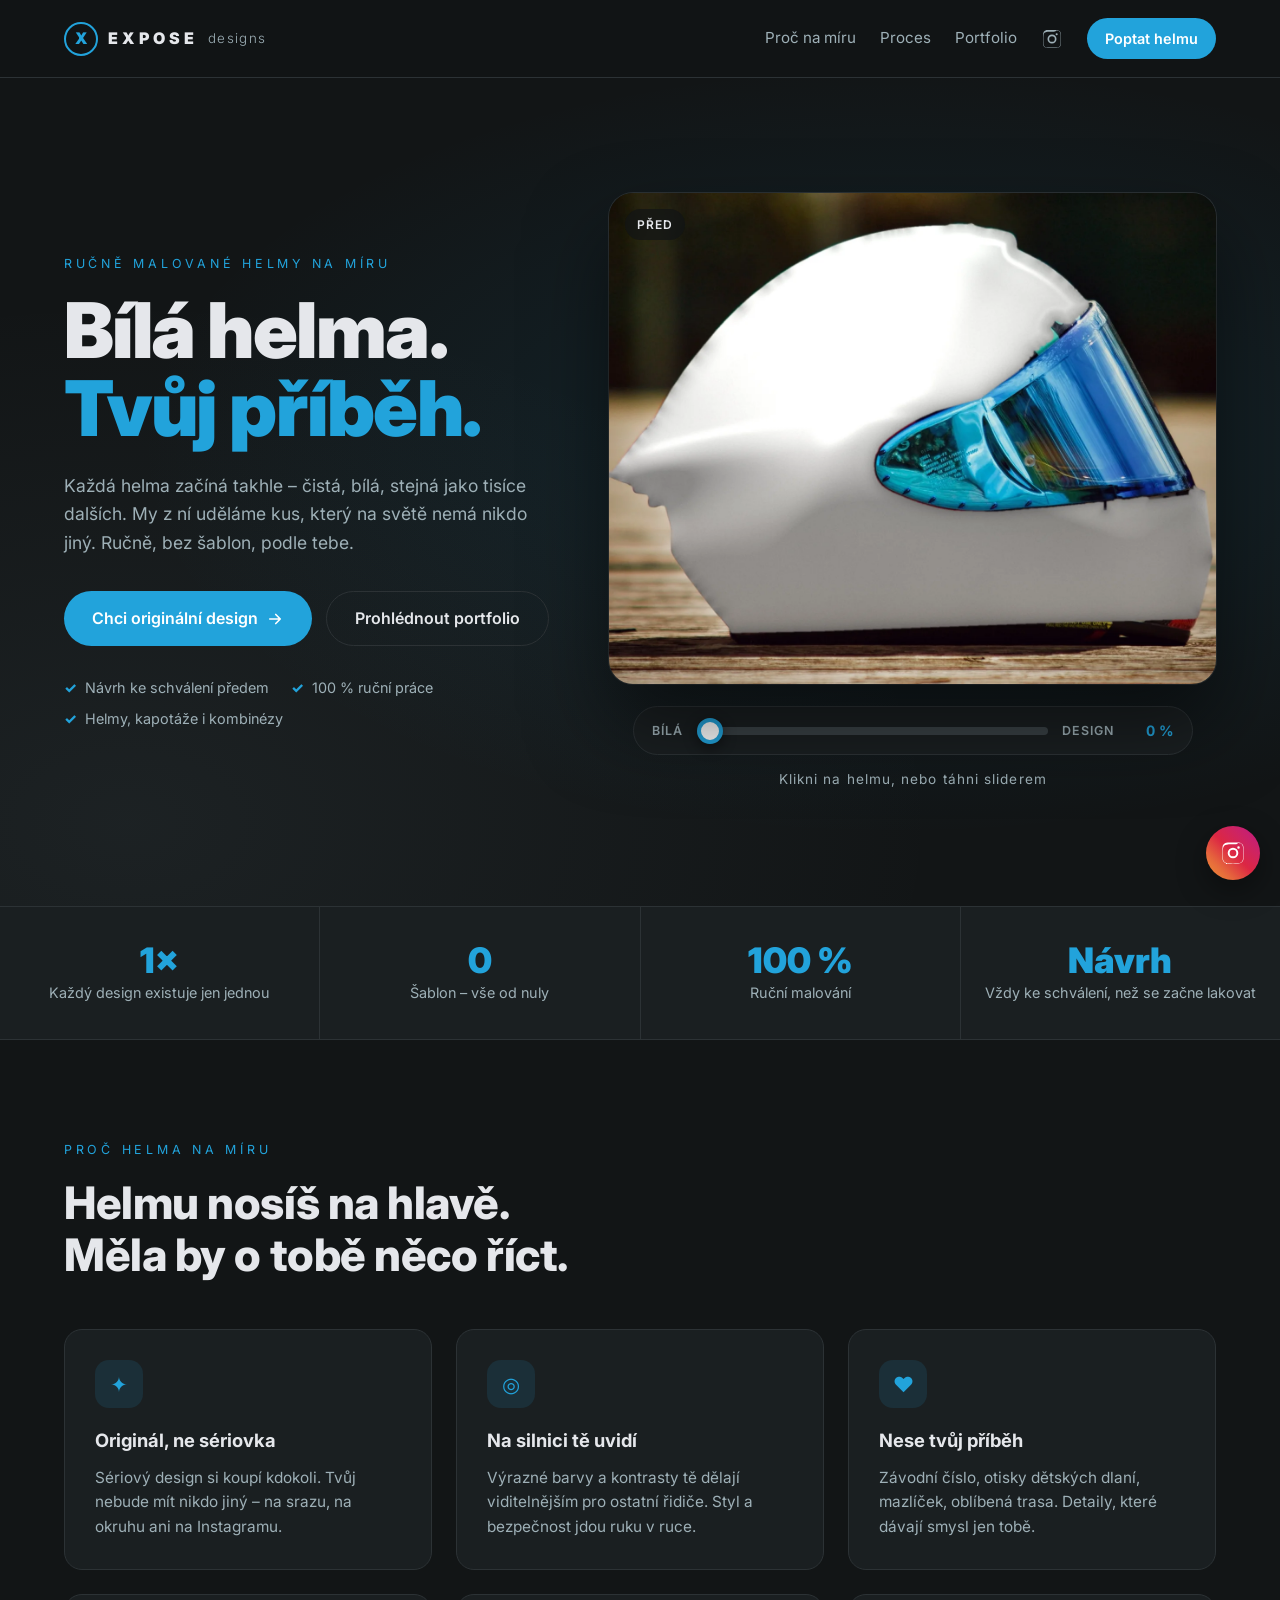
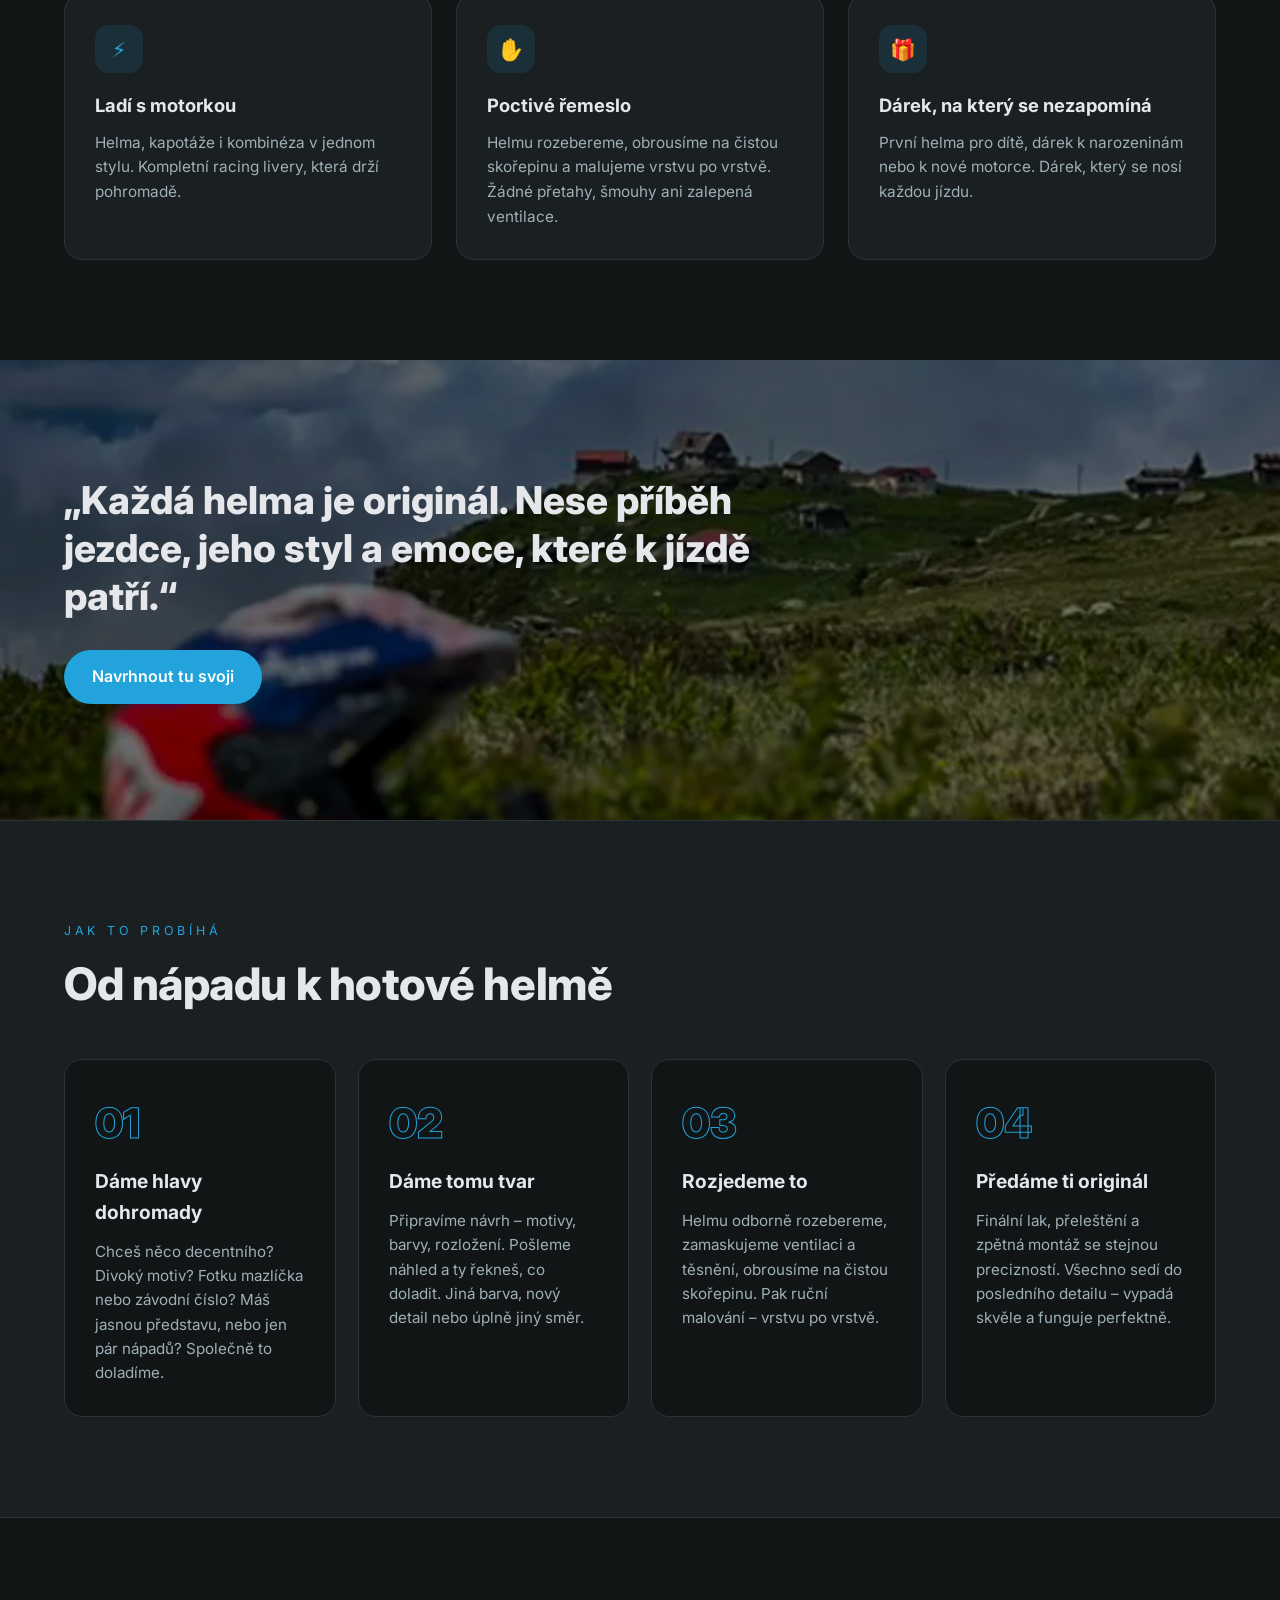
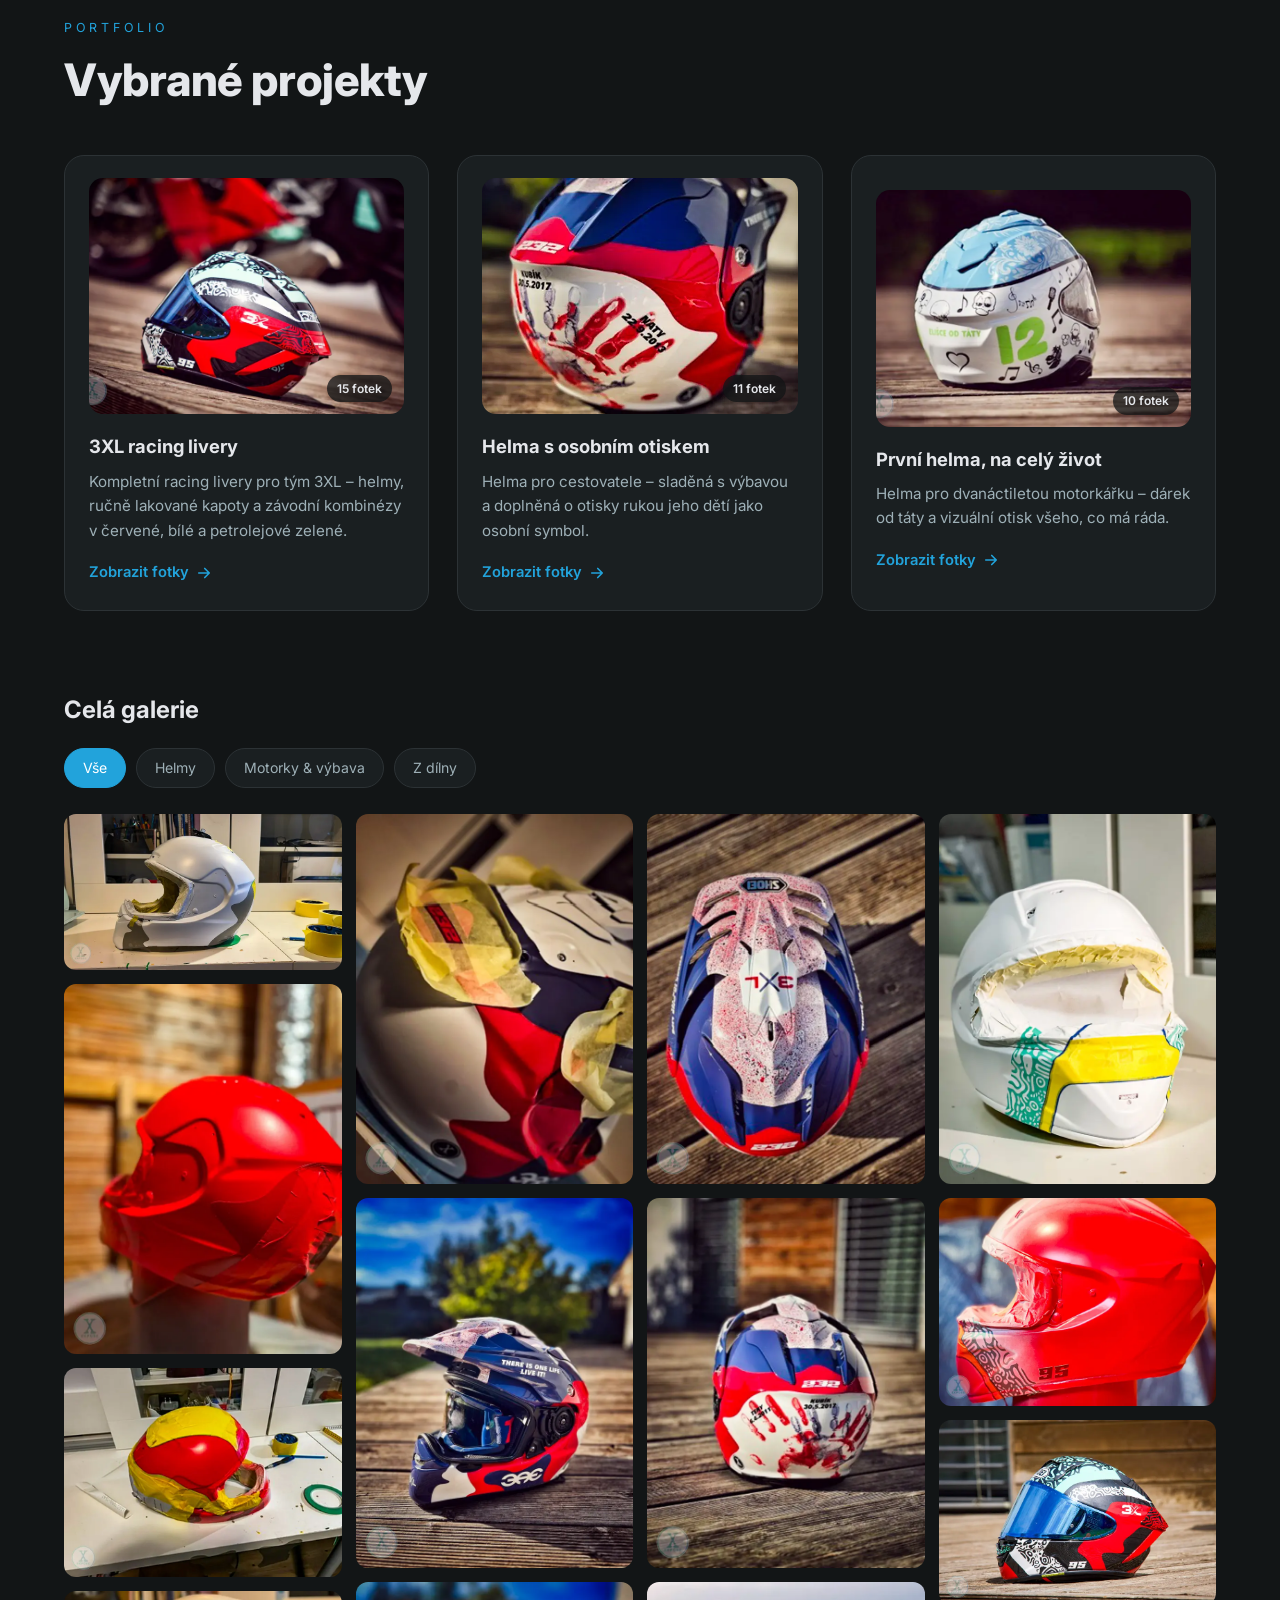
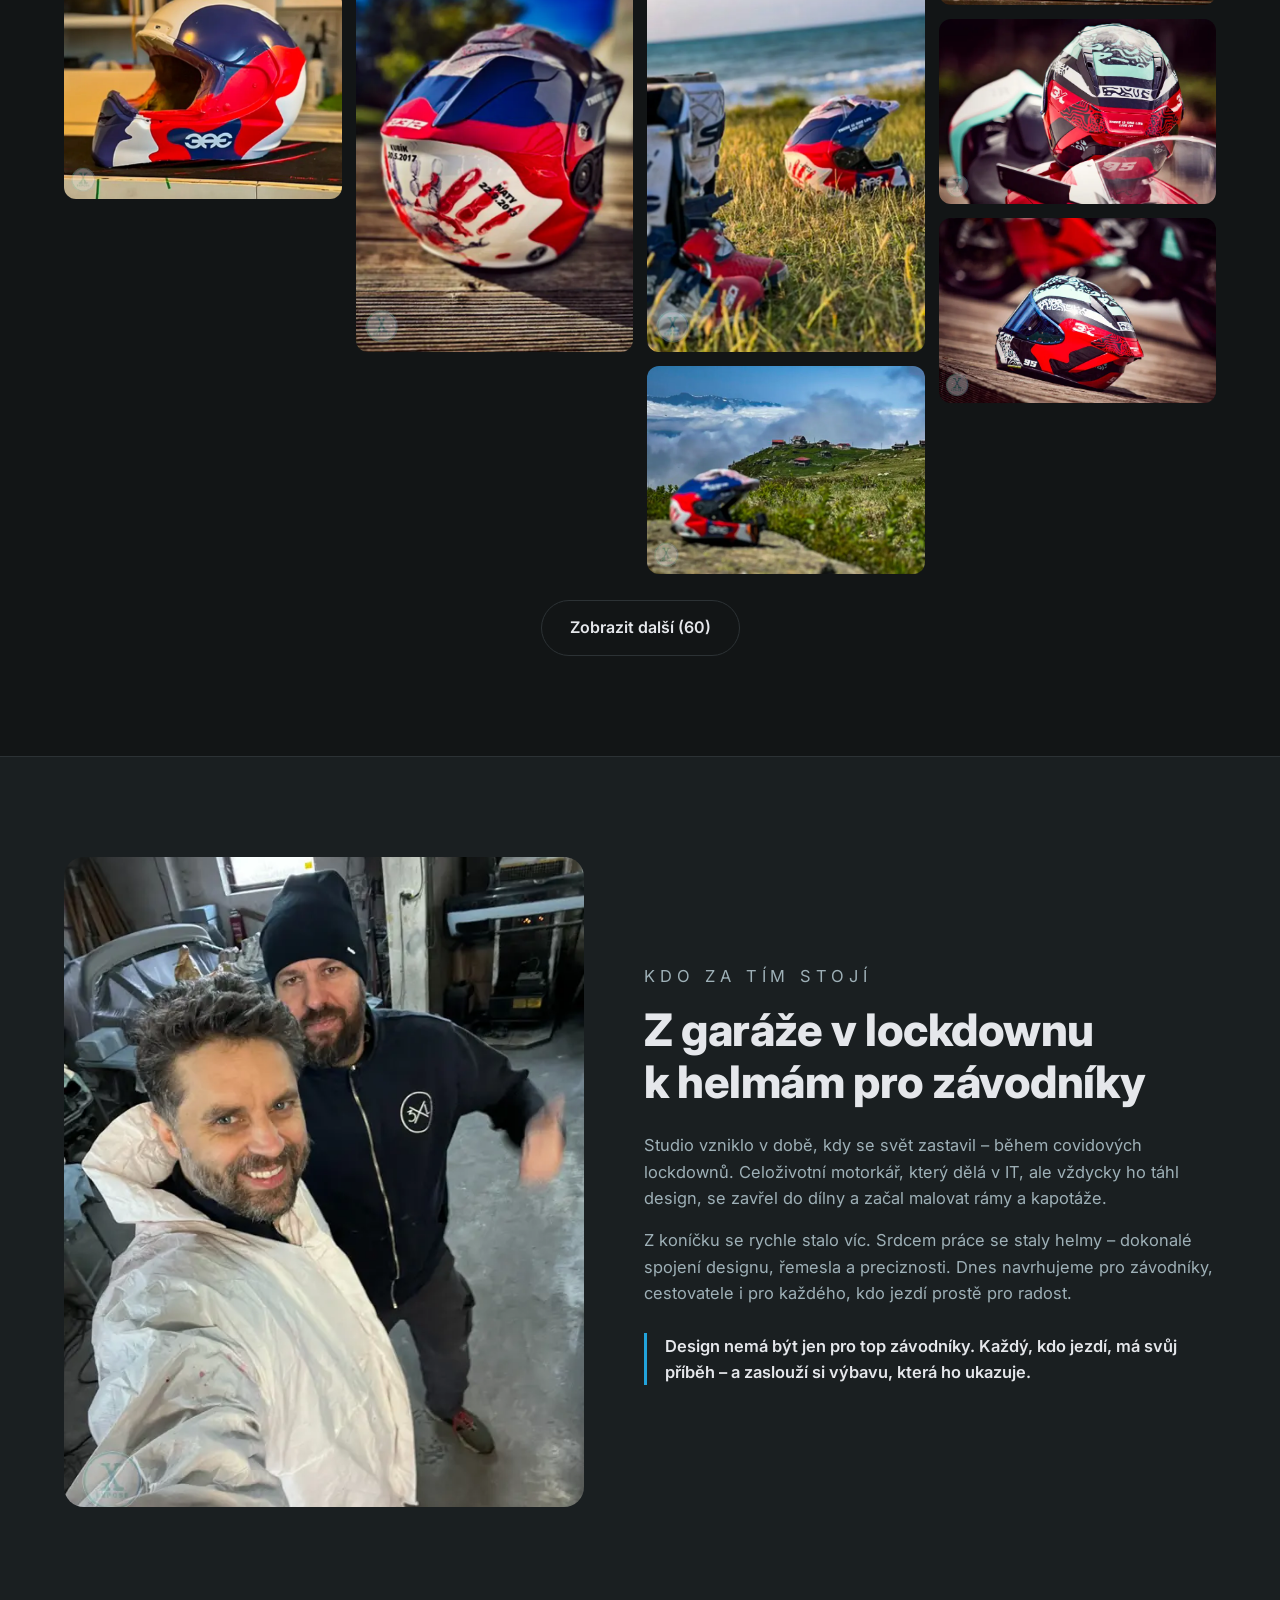
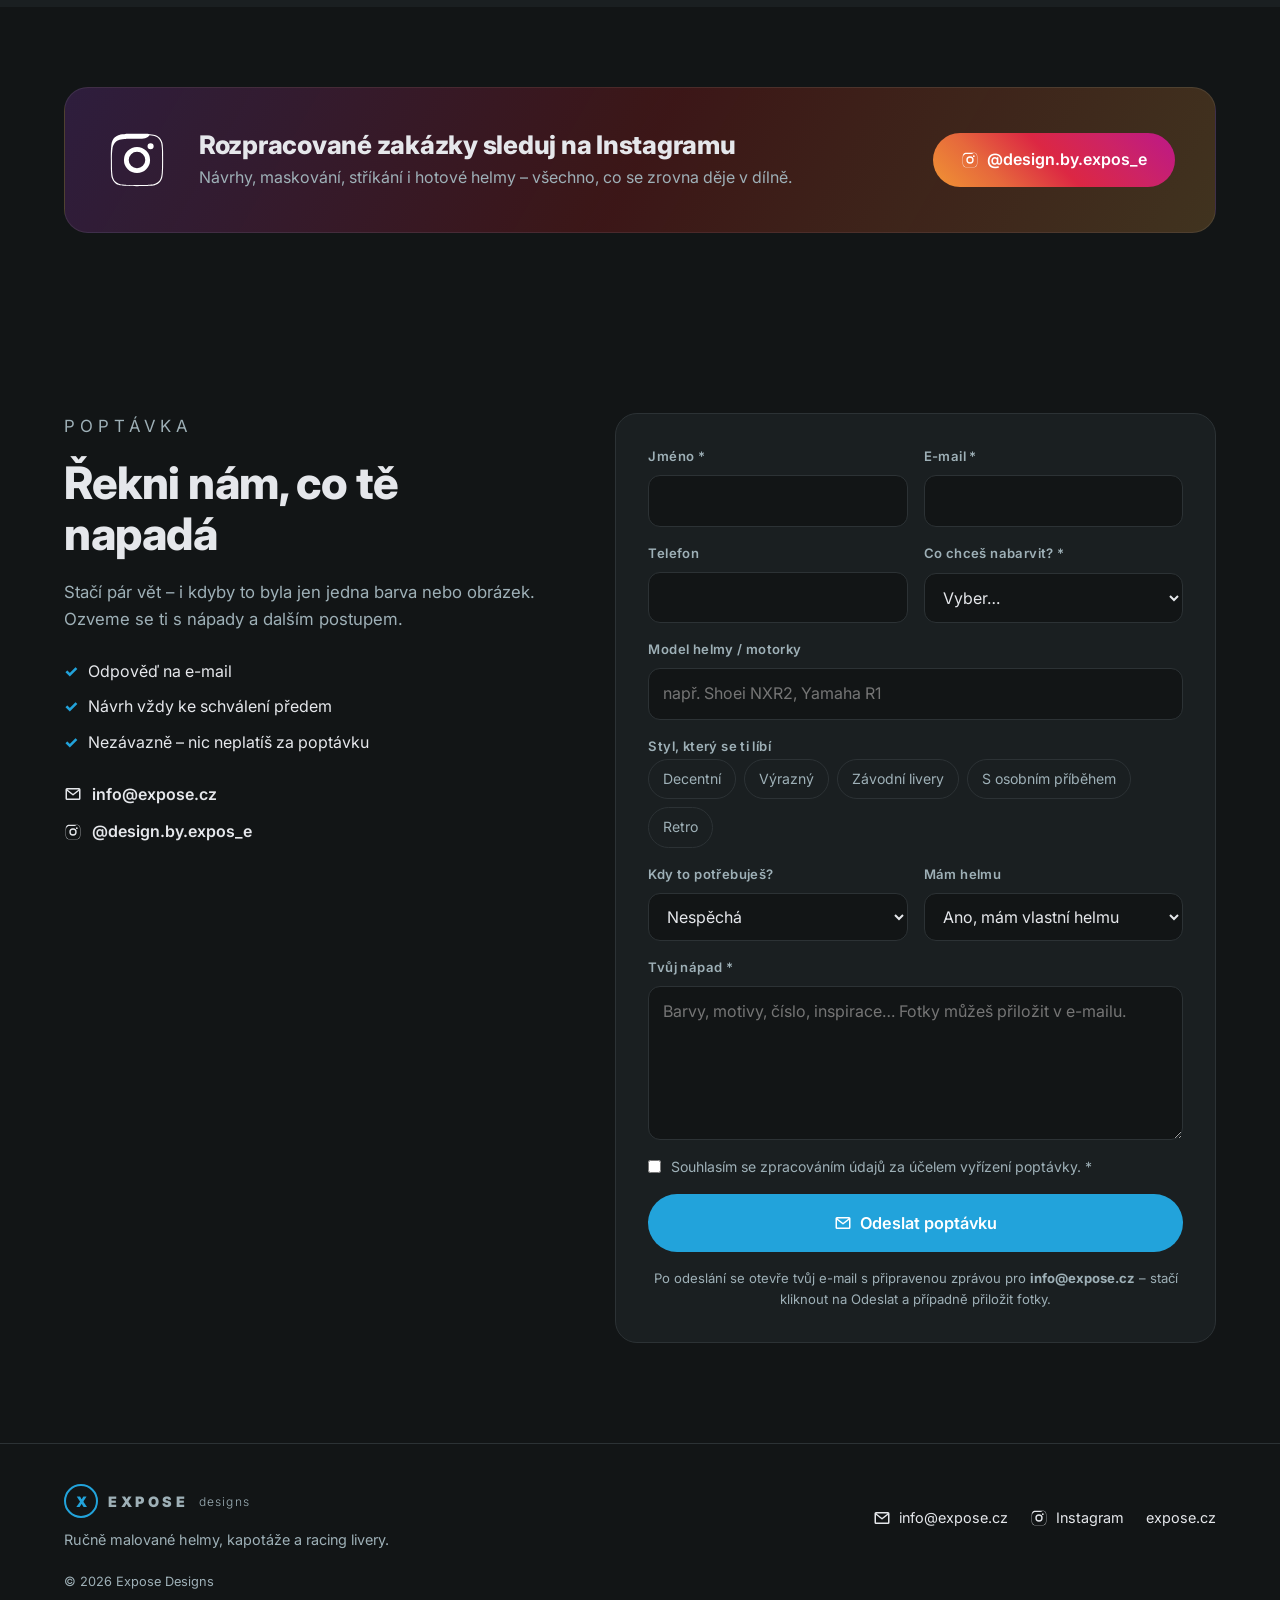
<file: index.html>
<!DOCTYPE html>
<html lang="cs">
<head>
  <meta charset="utf-8">
  <meta name="viewport" content="width=device-width, initial-scale=1">
  <title>Expose Designs | Ručně malované helmy na míru</title>
  <meta name="description" content="Personalizované motocyklové helmy, kapotáže a racing livery. Ručně, bez šablon – každá helma je originál, který nikdo jiný mít nebude.">
  <meta property="og:title" content="Expose Designs | Ručně malované helmy na míru">
  <meta property="og:description" content="Tvoje helma. Tvůj příběh. Ruční malování helem, kapotáží a racing livery.">
  <meta property="og:image" content="img/helmet-3xl.webp">
  <link rel="preconnect" href="https://fonts.googleapis.com">
  <link rel="preconnect" href="https://fonts.gstatic.com" crossorigin>
  <link href="https://fonts.googleapis.com/css2?family=Inter:wght@300;400;600;800;900&display=swap" rel="stylesheet">
  <link rel="stylesheet" href="css/style.css">
</head>
<body>
  <svg width="0" height="0" style="position:absolute" aria-hidden="true">
    <symbol id="i-ig" viewBox="0 0 24 24"><path fill="currentColor" d="M12 2.2c3.2 0 3.6 0 4.8.1 1.2.1 1.8.2 2.2.4.6.2 1 .5 1.4.9.4.4.7.9.9 1.4.2.4.4 1.1.4 2.2.1 1.3.1 1.6.1 4.8s0 3.6-.1 4.8c-.1 1.2-.2 1.8-.4 2.2-.2.6-.5 1-.9 1.4-.4.4-.9.7-1.4.9-.4.2-1.1.4-2.2.4-1.3.1-1.6.1-4.8.1s-3.6 0-4.8-.1c-1.2-.1-1.8-.2-2.2-.4-.6-.2-1-.5-1.4-.9-.4-.4-.7-.9-.9-1.4-.2-.4-.4-1.1-.4-2.2C2.2 15.6 2.2 15.2 2.2 12s0-3.6.1-4.8c.1-1.2.2-1.8.4-2.2.2-.6.5-1 .9-1.4.4-.4.9-.7 1.4-.9.4-.2 1.1-.4 2.2-.4C8.4 2.2 8.8 2.2 12 2.2zm0 1.8c-3.1 0-3.5 0-4.7.1-1.1.1-1.7.2-2.1.4-.5.2-.9.4-1.3.8-.4.4-.6.8-.8 1.3-.2.4-.3 1-.4 2.1C2.6 9.9 2.6 10.3 2.6 12s0 3.5.1 4.7c.1 1.1.2 1.7.4 2.1.2.5.4.9.8 1.3.4.4.8.6 1.3.8.4.2 1 .3 2.1.4 1.2.1 1.6.1 4.7.1s3.5 0 4.7-.1c1.1-.1 1.7-.2 2.1-.4.5-.2.9-.4 1.3-.8.4-.4.6-.8.8-1.3.2-.4.3-1 .4-2.1.1-1.2.1-1.6.1-4.7s0-3.5-.1-4.7c-.1-1.1-.2-1.7-.4-2.1-.2-.5-.4-.9-.8-1.3-.4-.4-.8-.6-1.3-.8-.4-.2-1-.3-2.1-.4C15.5 4 15.1 4 12 4zm0 3.1a4.9 4.9 0 1 1 0 9.8 4.9 4.9 0 0 1 0-9.8zm0 8a3.1 3.1 0 1 0 0-6.2 3.1 3.1 0 0 0 0 6.2zm5.1-9.4a1.1 1.1 0 1 1 0 2.3 1.1 1.1 0 0 1 0-2.3z"/></symbol>
    <symbol id="i-mail" viewBox="0 0 24 24"><path fill="none" stroke="currentColor" stroke-width="2" stroke-linecap="round" stroke-linejoin="round" d="M4 5h16a1 1 0 0 1 1 1v12a1 1 0 0 1-1 1H4a1 1 0 0 1-1-1V6a1 1 0 0 1 1-1zm-1 1 9 7 9-7"/></symbol>
    <symbol id="i-arrow" viewBox="0 0 24 24"><path fill="none" stroke="currentColor" stroke-width="2.2" stroke-linecap="round" stroke-linejoin="round" d="M5 12h14m-6-6 6 6-6 6"/></symbol>
  </svg>

  <header class="nav">
    <a class="logo" href="#top"><span class="logo-x">X</span> EXPOSE <small>designs</small></a>
    <nav>
      <a href="#proc">Proč na míru</a>
      <a href="#proces">Proces</a>
      <a href="#portfolio">Portfolio</a>
      <a class="nav-ig" href="https://www.instagram.com/design.by.expos_e/" target="_blank" rel="noopener" aria-label="Instagram Expose Designs"><svg><use href="#i-ig"/></svg></a>
      <a href="#poptavka" class="btn btn-small">Poptat helmu</a>
    </nav>
  </header>

  <main id="top">
    <!-- HERO -->
    <section class="hero">
      <div class="hero-text">
        <p class="eyebrow">Ručně malované helmy na míru</p>
        <h1>Bílá helma.<br><span class="accent">Tvůj příběh.</span></h1>
        <p class="lead">Každá helma začíná takhle – čistá, bílá, stejná jako tisíce dalších.
          My z ní uděláme kus, který na světě nemá nikdo jiný. Ručně, bez šablon, podle tebe.</p>
        <div class="hero-cta">
          <a href="#poptavka" class="btn">Chci originální design <svg class="ico"><use href="#i-arrow"/></svg></a>
          <a href="#portfolio" class="btn btn-ghost">Prohlédnout portfolio</a>
        </div>
        <ul class="hero-points">
          <li>Návrh ke schválení předem</li>
          <li>100&nbsp;% ruční práce</li>
          <li>Helmy, kapotáže i kombinézy</li>
        </ul>
      </div>

      <div class="hero-stage">
        <div class="reveal" id="heroReveal" role="button" tabindex="0" aria-pressed="false" aria-label="Klikni na helmu a nastříkej design">
          <img class="reveal-base" src="img/helmet-white.webp" alt="Čistě bílá helma bez potisku" width="1400" height="1134">
          <img class="reveal-top" src="img/helmet-3xl.webp" alt="Stejná helma s ručně malovaným designem" width="1400" height="1134">
          <span class="reveal-tag tag-before">Před</span>
          <span class="reveal-tag tag-after">Po – 3XL racing livery</span>
        </div>
        <div class="spray">
          <span class="spray-label">Bílá</span>
          <input type="range" id="spraySlider" min="0" max="100" step="0.1" value="0" aria-label="Míra nastříkání designu">
          <span class="spray-label">Design</span>
          <output id="sprayValue" for="spraySlider">0 %</output>
        </div>
        <p class="hint" id="hint">Klikni na helmu, nebo táhni sliderem</p>
      </div>
    </section>

    <!-- TRUST STRIP -->
    <section class="strip" aria-label="Proč Expose">
      <div><strong>1&times;</strong><span>Každý design existuje jen jednou</span></div>
      <div><strong>0</strong><span>Šablon – vše od nuly</span></div>
      <div><strong>100&nbsp;%</strong><span>Ruční malování</span></div>
      <div><strong>Návrh</strong><span>Vždy ke schválení, než se začne lakovat</span></div>
    </section>

    <!-- PROČ -->
    <section class="why" id="proc">
      <p class="eyebrow">Proč helma na míru</p>
      <h2>Helmu nosíš na hlavě.<br>Měla by o tobě něco říct.</h2>
      <div class="why-grid">
        <article class="why-card">
          <span class="why-ico">✦</span>
          <h3>Originál, ne sériovka</h3>
          <p>Sériový design si koupí kdokoli. Tvůj nebude mít nikdo jiný – na srazu, na okruhu ani na Instagramu.</p>
        </article>
        <article class="why-card">
          <span class="why-ico">◎</span>
          <h3>Na silnici tě uvidí</h3>
          <p>Výrazné barvy a kontrasty tě dělají viditelnějším pro ostatní řidiče. Styl a bezpečnost jdou ruku v ruce.</p>
        </article>
        <article class="why-card">
          <span class="why-ico">❤</span>
          <h3>Nese tvůj příběh</h3>
          <p>Závodní číslo, otisky dětských dlaní, mazlíček, oblíbená trasa. Detaily, které dávají smysl jen tobě.</p>
        </article>
        <article class="why-card">
          <span class="why-ico">⚡</span>
          <h3>Ladí s motorkou</h3>
          <p>Helma, kapotáže i kombinéza v jednom stylu. Kompletní racing livery, která drží pohromadě.</p>
        </article>
        <article class="why-card">
          <span class="why-ico">✋</span>
          <h3>Poctivé řemeslo</h3>
          <p>Helmu rozebereme, obrousíme na čistou skořepinu a malujeme vrstvu po vrstvě. Žádné přetahy, šmouhy ani zalepená ventilace.</p>
        </article>
        <article class="why-card">
          <span class="why-ico">🎁</span>
          <h3>Dárek, na který se nezapomíná</h3>
          <p>První helma pro dítě, dárek k narozeninám nebo k nové motorce. Dárek, který se nosí každou jízdu.</p>
        </article>
      </div>
    </section>

    <!-- BAND -->
    <section class="band">
      <img src="img/portfolio/3ae-3ae-11.webp" alt="" loading="lazy">
      <div class="band-text">
        <p class="band-quote">„Každá helma je originál. Nese příběh jezdce, jeho styl a emoce, které k jízdě patří.“</p>
        <a href="#poptavka" class="btn">Navrhnout tu svoji</a>
      </div>
    </section>

    <!-- PROCES -->
    <section class="process" id="proces">
      <p class="eyebrow">Jak to probíhá</p>
      <h2>Od nápadu k hotové helmě</h2>
      <div class="steps">
        <article class="step">
          <span class="step-n">01</span>
          <h3>Dáme hlavy dohromady</h3>
          <p>Chceš něco decentního? Divoký motiv? Fotku mazlíčka nebo závodní číslo? Máš jasnou představu, nebo jen pár nápadů? Společně to doladíme.</p>
        </article>
        <article class="step">
          <span class="step-n">02</span>
          <h3>Dáme tomu tvar</h3>
          <p>Připravíme návrh – motivy, barvy, rozložení. Pošleme náhled a ty řekneš, co doladit. Jiná barva, nový detail nebo úplně jiný směr.</p>
        </article>
        <article class="step">
          <span class="step-n">03</span>
          <h3>Rozjedeme to</h3>
          <p>Helmu odborně rozebereme, zamaskujeme ventilaci a těsnění, obrousíme na čistou skořepinu. Pak ruční malování – vrstvu po vrstvě.</p>
        </article>
        <article class="step">
          <span class="step-n">04</span>
          <h3>Předáme ti originál</h3>
          <p>Finální lak, přeleštění a zpětná montáž se stejnou precizností. Všechno sedí do posledního detailu – vypadá skvěle a funguje perfektně.</p>
        </article>
      </div>
    </section>

    <!-- PROJEKTY -->
    <section class="portfolio" id="portfolio">
      <p class="eyebrow">Portfolio</p>
      <h2>Vybrané projekty</h2>
      <div class="cards">
        <button class="card" data-project="3xl">
          <div class="card-photo"><img src="img/portfolio/3xl-07.webp" alt="3XL racing livery – helma" loading="lazy"><span class="card-count"></span></div>
          <h3>3XL racing livery</h3>
          <p>Kompletní racing livery pro tým 3XL – helmy, ručně lakované kapoty a závodní kombinézy v červené, bílé a petrolejové zelené.</p>
          <span class="card-link">Zobrazit fotky <svg class="ico"><use href="#i-arrow"/></svg></span>
        </button>
        <button class="card" data-project="3ae">
          <div class="card-photo"><img src="img/portfolio/3ae-3ae-07.webp" alt="Cestovatelská helma s otisky dlaní" loading="lazy"><span class="card-count"></span></div>
          <h3>Helma s osobním otiskem</h3>
          <p>Helma pro cestovatele – sladěná s výbavou a doplněná o otisky rukou jeho dětí jako osobní symbol.</p>
          <span class="card-link">Zobrazit fotky <svg class="ico"><use href="#i-arrow"/></svg></span>
        </button>
        <button class="card" data-project="eliska">
          <div class="card-photo"><img src="img/portfolio/eliska-eliska-05.webp" alt="První helma pro dvanáctiletou motorkářku" loading="lazy"><span class="card-count"></span></div>
          <h3>První helma, na celý život</h3>
          <p>Helma pro dvanáctiletou motorkářku – dárek od táty a vizuální otisk všeho, co má ráda.</p>
          <span class="card-link">Zobrazit fotky <svg class="ico"><use href="#i-arrow"/></svg></span>
        </button>
      </div>

      <h3 class="gallery-title">Celá galerie</h3>
      <div class="filters" role="tablist" aria-label="Filtr galerie">
        <button class="chip is-active" data-filter="all">Vše</button>
        <button class="chip" data-filter="helmy">Helmy</button>
        <button class="chip" data-filter="motorky">Motorky &amp; výbava</button>
        <button class="chip" data-filter="dilna">Z dílny</button>
      </div>
      <div class="gallery" id="gallery"></div>
      <div class="gallery-more"><button class="btn btn-ghost" id="galleryMore" type="button">Zobrazit další</button></div>
    </section>

    <!-- O NÁS -->
    <section class="about">
      <div class="about-photo"><img src="img/portfolio/gallery-27.webp" alt="Tým Expose Designs v lakovně" loading="lazy"></div>
      <div class="about-text">
        <p class="eyebrow">Kdo za tím stojí</p>
        <h2>Z garáže v lockdownu<br>k helmám pro závodníky</h2>
        <p>Studio vzniklo v době, kdy se svět zastavil – během covidových lockdownů. Celoživotní motorkář, který dělá v IT, ale vždycky ho táhl design, se zavřel do dílny a začal malovat rámy a kapotáže.</p>
        <p>Z koníčku se rychle stalo víc. Srdcem práce se staly helmy – dokonalé spojení designu, řemesla a preciznosti. Dnes navrhujeme pro závodníky, cestovatele i pro každého, kdo jezdí prostě pro radost.</p>
        <p class="about-motto">Design nemá být jen pro top závodníky. Každý, kdo jezdí, má svůj příběh – a zaslouží si výbavu, která ho ukazuje.</p>
      </div>
    </section>

    <!-- INSTAGRAM -->
    <section class="ig">
      <div class="ig-inner">
        <svg class="ig-big"><use href="#i-ig"/></svg>
        <div>
          <h2>Rozpracované zakázky sleduj na Instagramu</h2>
          <p>Návrhy, maskování, stříkání i hotové helmy – všechno, co se zrovna děje v dílně.</p>
        </div>
        <a class="btn btn-ig" href="https://www.instagram.com/design.by.expos_e/" target="_blank" rel="noopener">
          <svg class="ico"><use href="#i-ig"/></svg> @design.by.expos_e
        </a>
      </div>
    </section>

    <!-- POPTÁVKA -->
    <section class="inquiry" id="poptavka">
      <div class="inquiry-intro">
        <p class="eyebrow">Poptávka</p>
        <h2>Řekni nám, co tě napadá</h2>
        <p>Stačí pár vět – i kdyby to byla jen jedna barva nebo obrázek. Ozveme se ti s nápady a dalším postupem.</p>
        <ul class="inquiry-points">
          <li>Odpověď na e-mail</li>
          <li>Návrh vždy ke schválení předem</li>
          <li>Nezávazně – nic neplatíš za poptávku</li>
        </ul>
        <div class="contact-links">
          <a href="mailto:info@expose.cz"><svg class="ico"><use href="#i-mail"/></svg> info@expose.cz</a>
          <a href="https://www.instagram.com/design.by.expos_e/" target="_blank" rel="noopener"><svg class="ico"><use href="#i-ig"/></svg> @design.by.expos_e</a>
        </div>
      </div>

      <form class="inquiry-form" id="inquiryForm" novalidate>
        <div class="field-row">
          <label class="field"><span>Jméno *</span><input name="jmeno" required autocomplete="name"></label>
          <label class="field"><span>E-mail *</span><input name="email" type="email" required autocomplete="email"></label>
        </div>
        <div class="field-row">
          <label class="field"><span>Telefon</span><input name="telefon" type="tel" autocomplete="tel"></label>
          <label class="field"><span>Co chceš nabarvit? *</span>
            <select name="typ" required>
              <option value="">Vyber…</option>
              <option>Helmu</option>
              <option>Motorku / kapotáže</option>
              <option>Kompletní livery (helma + motorka)</option>
              <option>Něco jiného</option>
            </select>
          </label>
        </div>
        <label class="field"><span>Model helmy / motorky</span><input name="model" placeholder="např. Shoei NXR2, Yamaha R1"></label>
        <fieldset class="field">
          <legend>Styl, který se ti líbí</legend>
          <div class="pills">
            <label><input type="checkbox" name="styl" value="Decentní"><span>Decentní</span></label>
            <label><input type="checkbox" name="styl" value="Výrazný"><span>Výrazný</span></label>
            <label><input type="checkbox" name="styl" value="Závodní livery"><span>Závodní livery</span></label>
            <label><input type="checkbox" name="styl" value="S osobním příběhem"><span>S osobním příběhem</span></label>
            <label><input type="checkbox" name="styl" value="Retro"><span>Retro</span></label>
          </div>
        </fieldset>
        <div class="field-row">
          <label class="field"><span>Kdy to potřebuješ?</span>
            <select name="termin">
              <option>Nespěchá</option>
              <option>Do 2 měsíců</option>
              <option>Co nejdřív</option>
              <option>K určitému datu (napíšu do zprávy)</option>
            </select>
          </label>
          <label class="field"><span>Mám helmu</span>
            <select name="helma">
              <option>Ano, mám vlastní helmu</option>
              <option>Ne, potřebuju poradit s výběrem</option>
            </select>
          </label>
        </div>
        <label class="field"><span>Tvůj nápad *</span><textarea name="zprava" rows="5" required placeholder="Barvy, motivy, číslo, inspirace… Fotky můžeš přiložit v e-mailu."></textarea></label>
        <label class="consent"><input type="checkbox" name="souhlas" required><span>Souhlasím se zpracováním údajů za účelem vyřízení poptávky. *</span></label>
        <button class="btn btn-wide" type="submit"><svg class="ico"><use href="#i-mail"/></svg> Odeslat poptávku</button>
        <p class="form-note">Po odeslání se otevře tvůj e-mail s připravenou zprávou pro <strong>info@expose.cz</strong> – stačí kliknout na Odeslat a případně přiložit fotky.</p>
        <div class="form-done" id="formDone" hidden>
          <h3>Skoro hotovo!</h3>
          <p>Otevřel se ti e-mail s poptávkou – zkontroluj ho a odešli. Neotevřel se? Zkopíruj text a pošli ho na <a href="mailto:info@expose.cz">info@expose.cz</a>.</p>
          <div class="hero-cta">
            <button class="btn btn-small" type="button" id="copyInquiry">Zkopírovat text poptávky</button>
            <a class="btn btn-small btn-ghost" id="mailAgain" href="#">Otevřít e-mail znovu</a>
          </div>
        </div>
      </form>
    </section>
  </main>

  <footer class="footer">
    <div class="footer-brand">
      <a class="logo" href="#top"><span class="logo-x">X</span> EXPOSE <small>designs</small></a>
      <p>Ručně malované helmy, kapotáže a racing livery.</p>
    </div>
    <div class="footer-links">
      <a href="mailto:info@expose.cz"><svg class="ico"><use href="#i-mail"/></svg> info@expose.cz</a>
      <a href="https://www.instagram.com/design.by.expos_e/" target="_blank" rel="noopener"><svg class="ico"><use href="#i-ig"/></svg> Instagram</a>
      <a href="https://www.expose.cz" target="_blank" rel="noopener">expose.cz</a>
    </div>
    <p class="footer-copy">© 2026 Expose Designs</p>
  </footer>

  <a class="fab-ig" href="https://www.instagram.com/design.by.expos_e/" target="_blank" rel="noopener" aria-label="Instagram"><svg><use href="#i-ig"/></svg></a>

  <dialog class="lightbox" id="lightbox" aria-label="Prohlížeč fotek">
    <button class="lb-close" aria-label="Zavřít">&times;</button>
    <button class="lb-prev" aria-label="Předchozí">&#8249;</button>
    <img id="lbImg" alt="">
    <button class="lb-next" aria-label="Další">&#8250;</button>
    <p class="lb-count" id="lbCount"></p>
  </dialog>

  <script src="js/portfolio-data.js"></script>
  <script src="js/main.js"></script>
  <script src="js/site.js"></script>
</body>
</html>
</file>
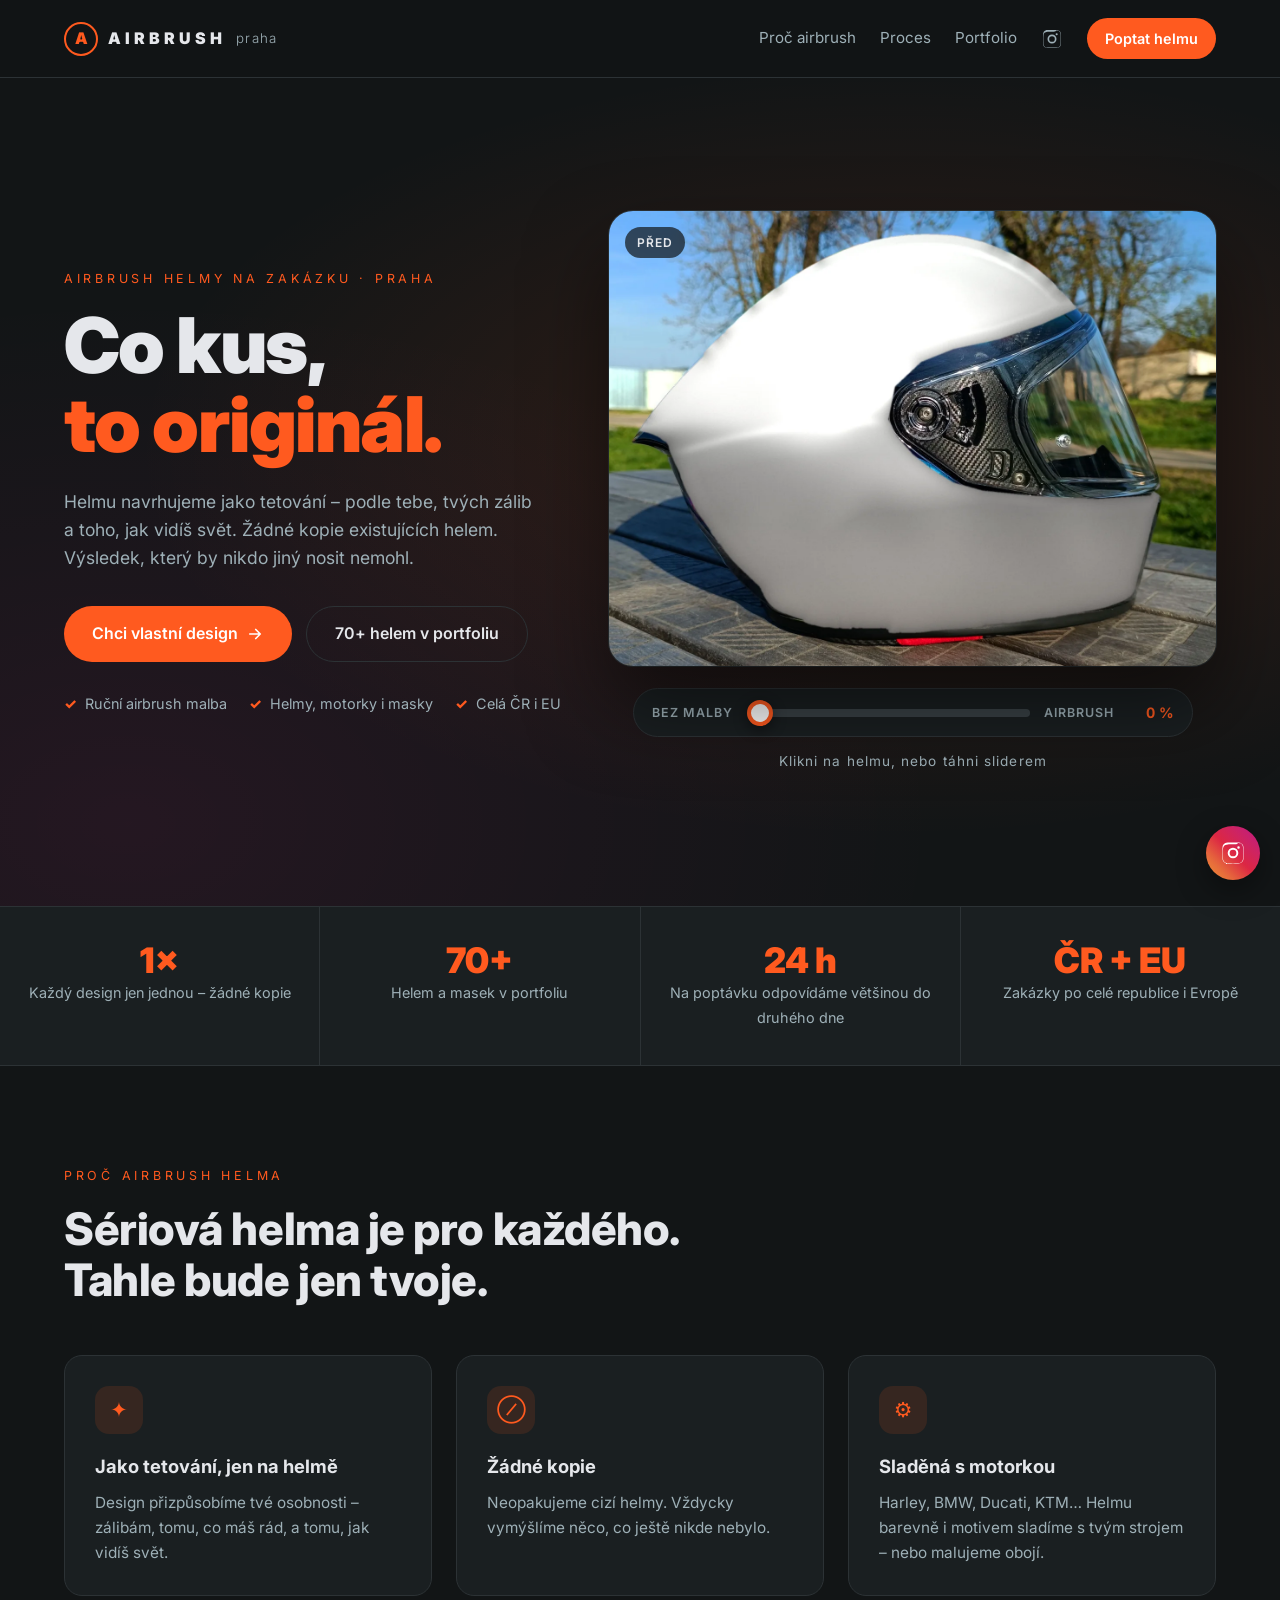
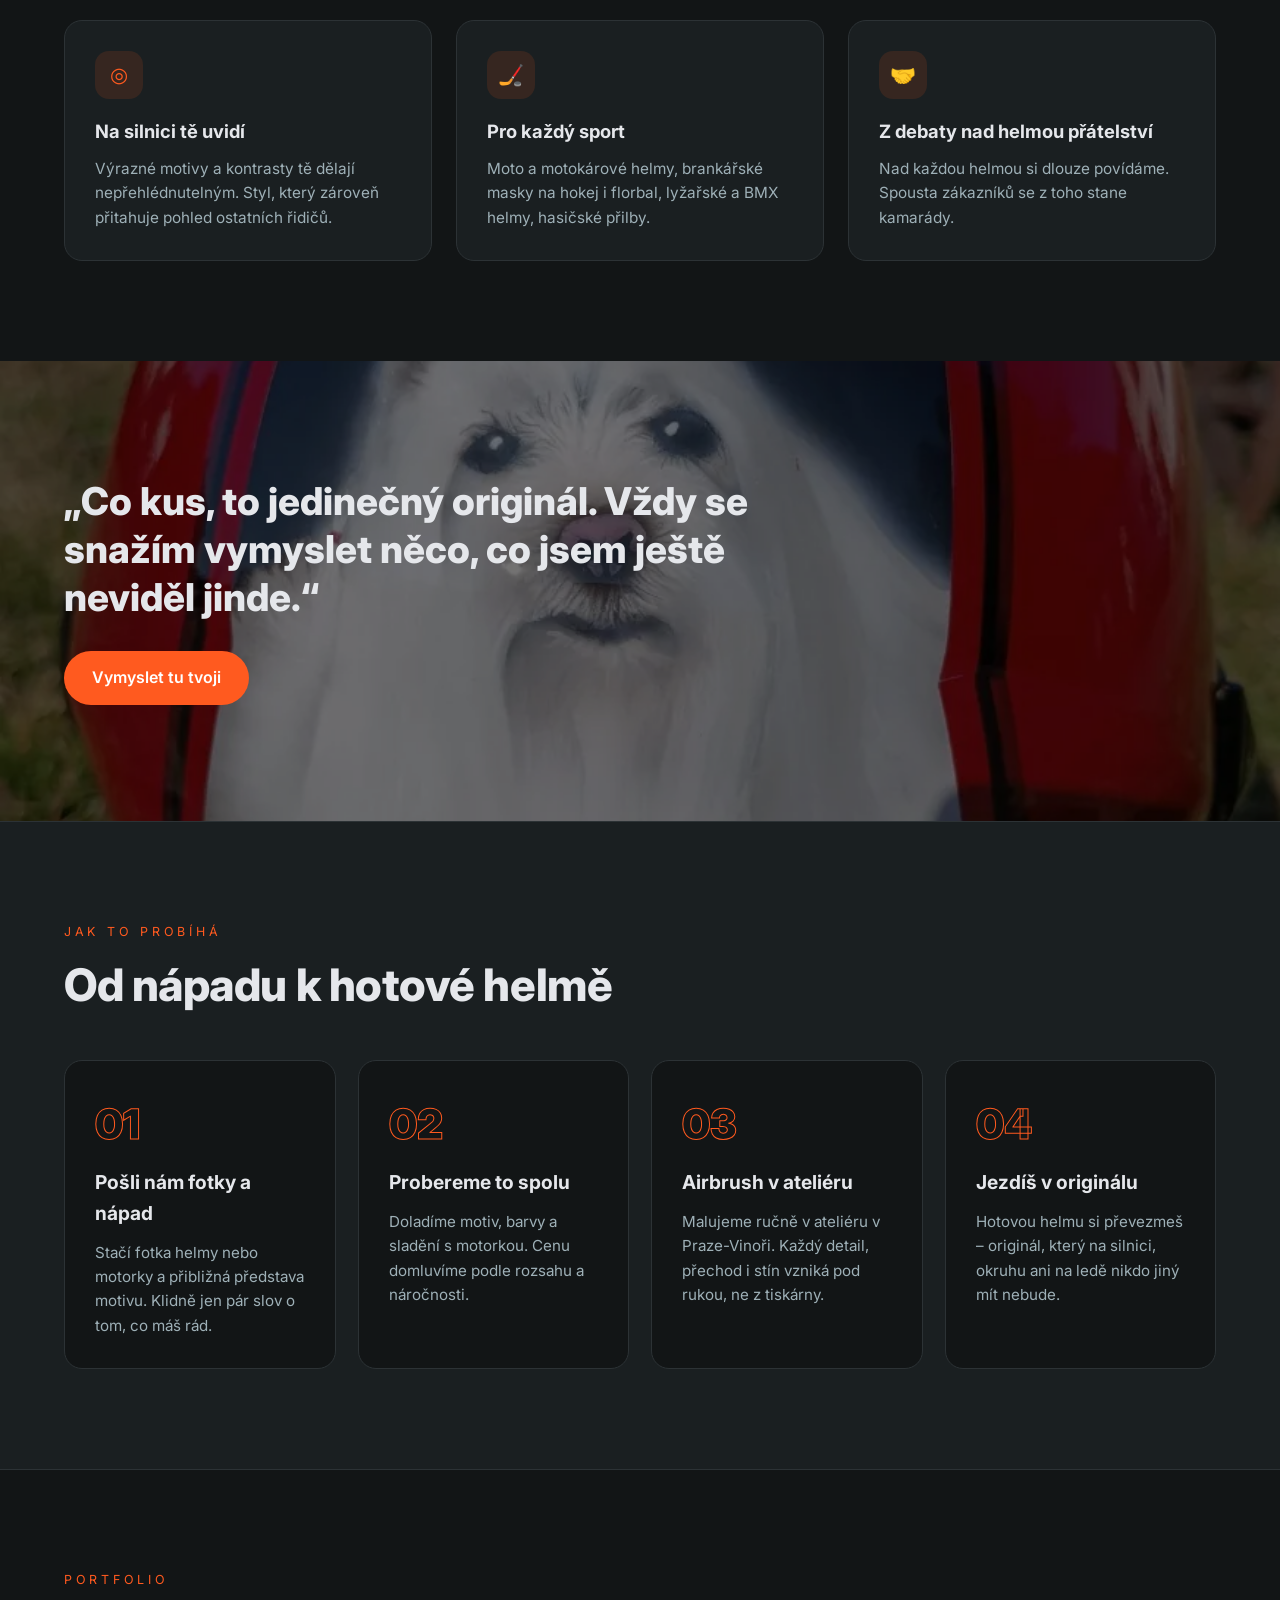
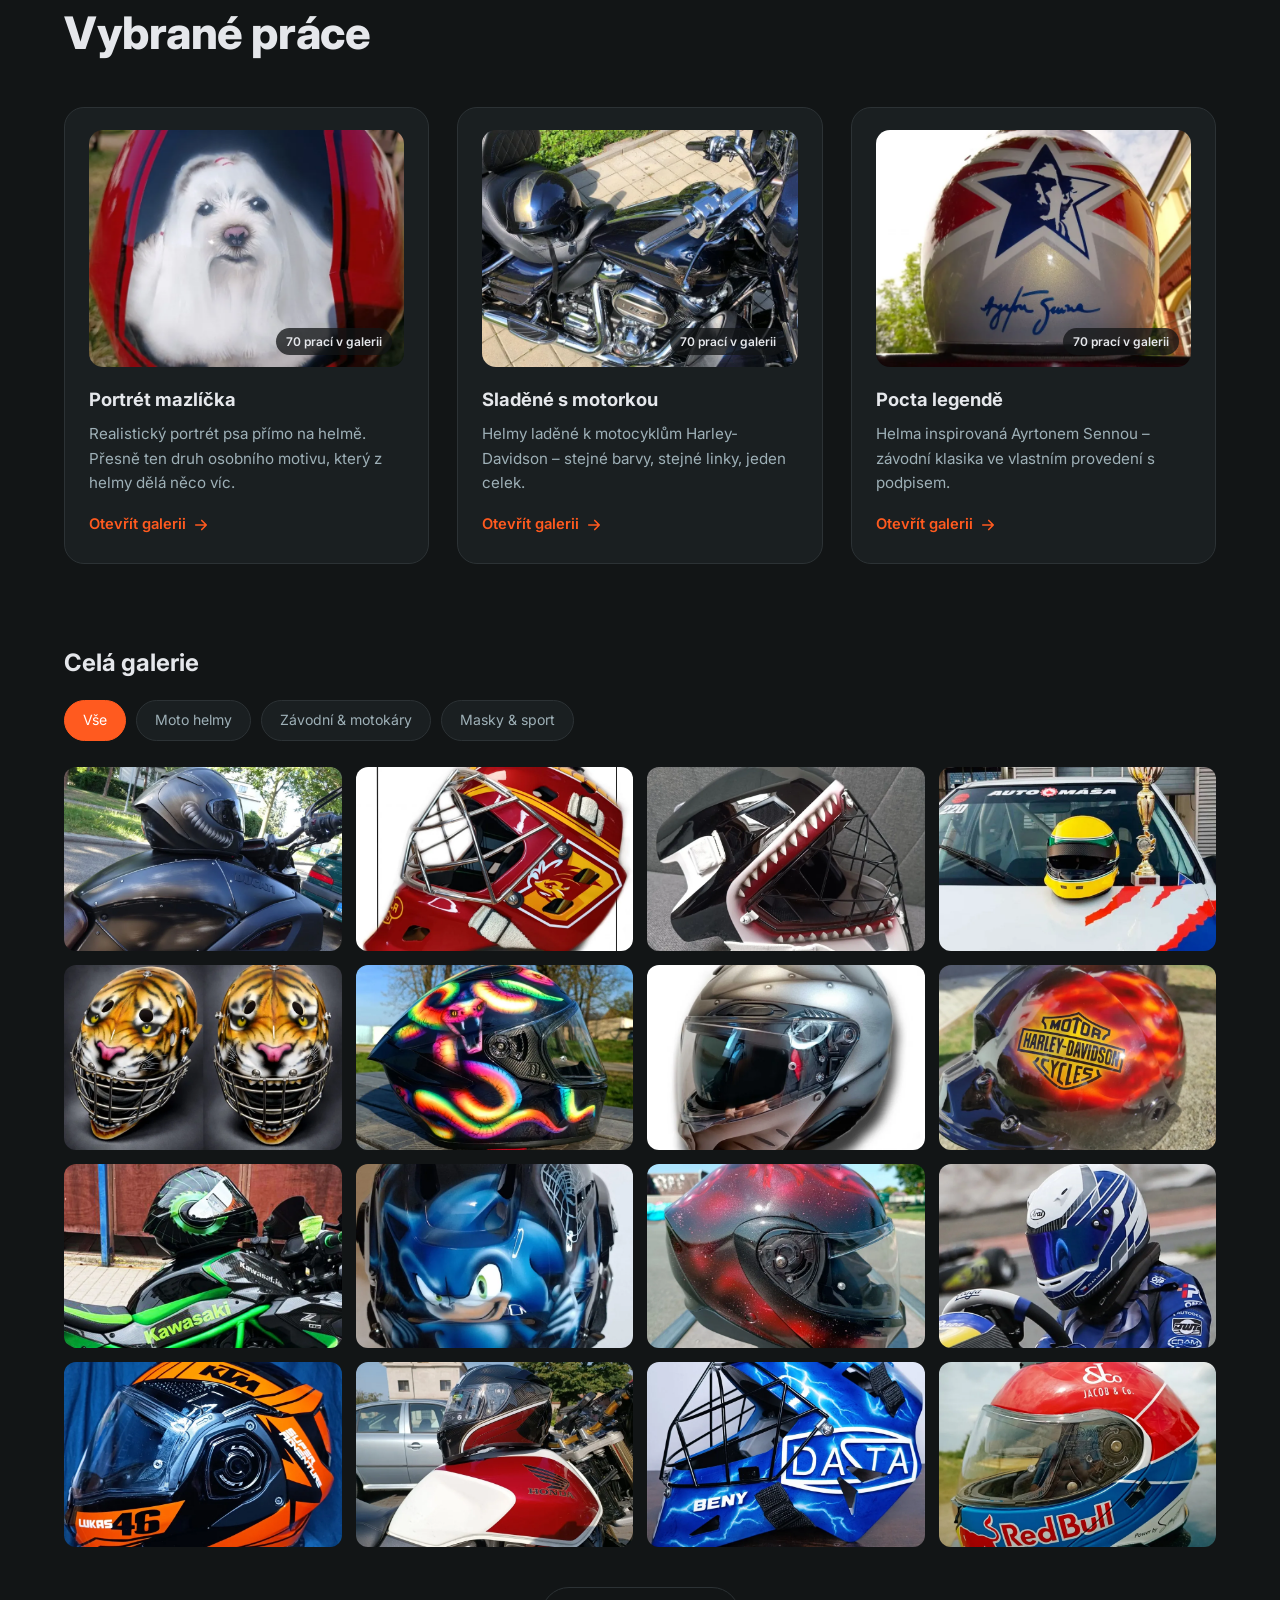
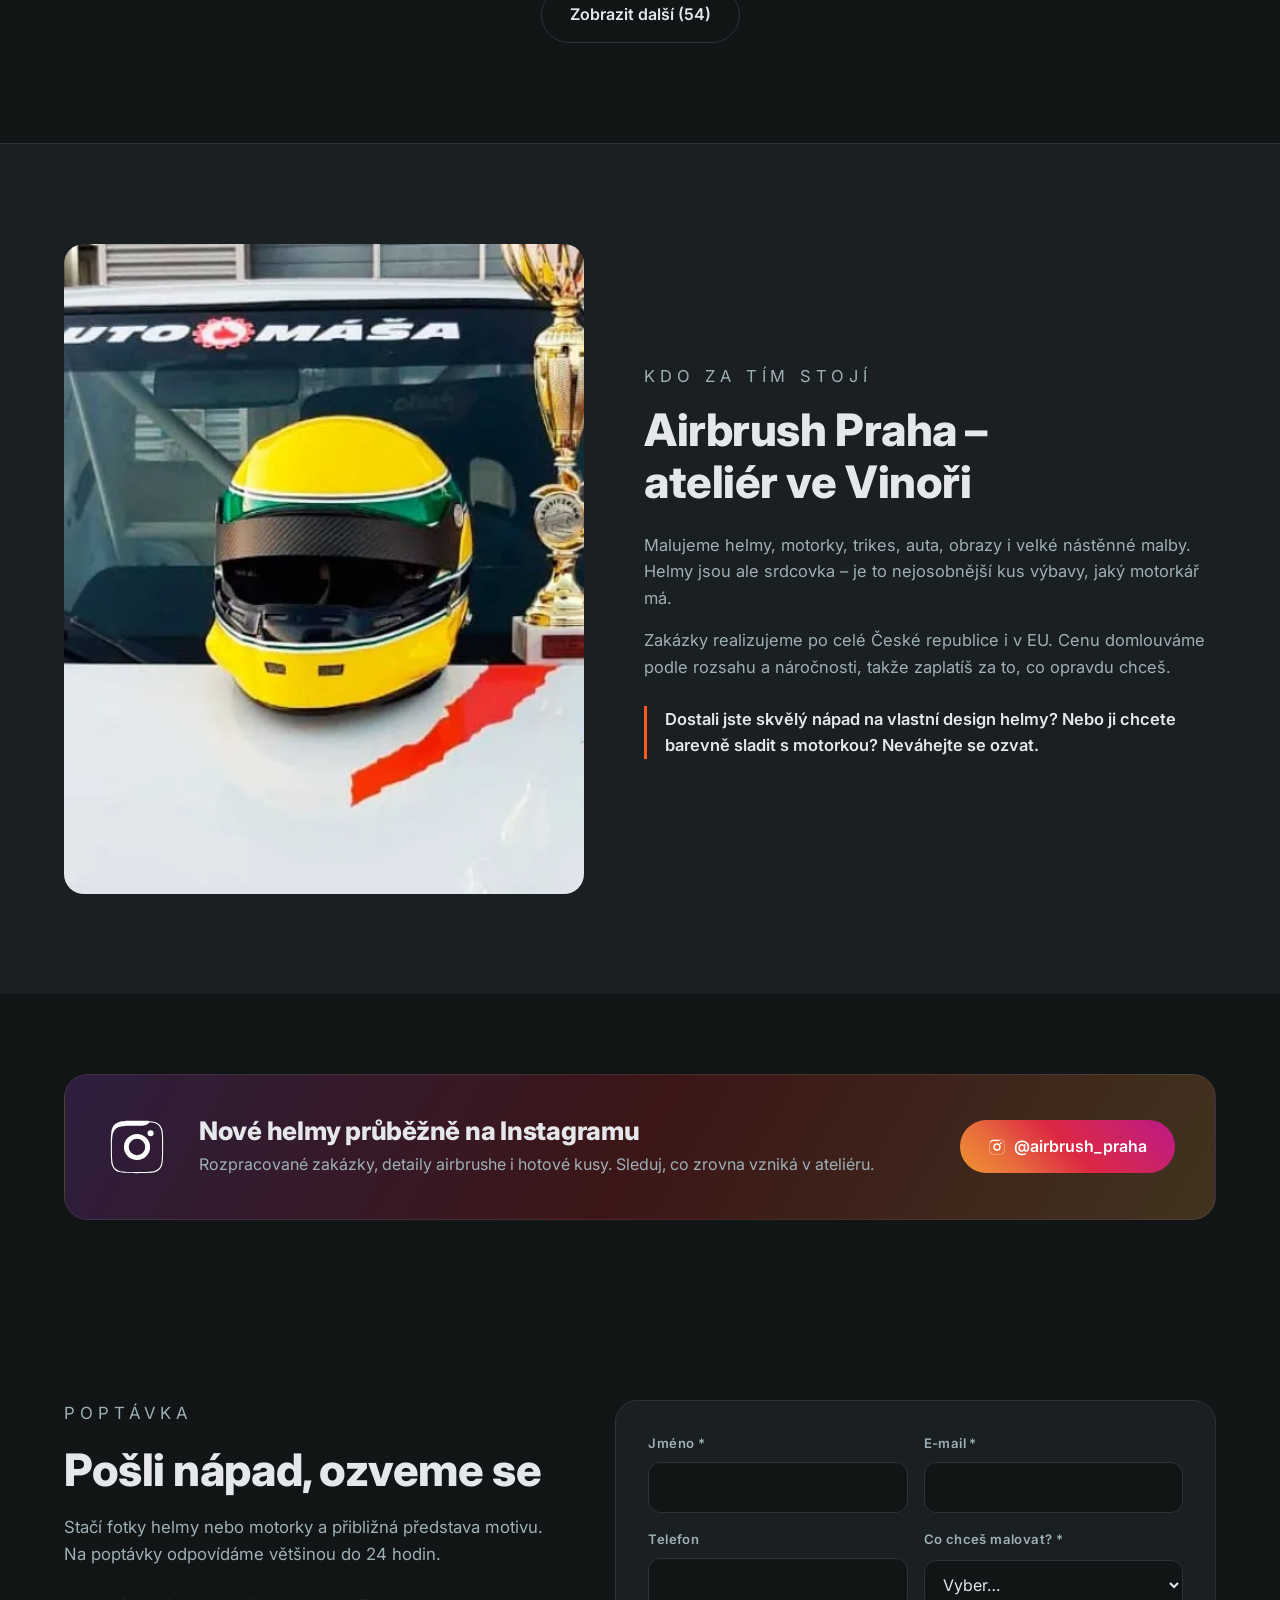
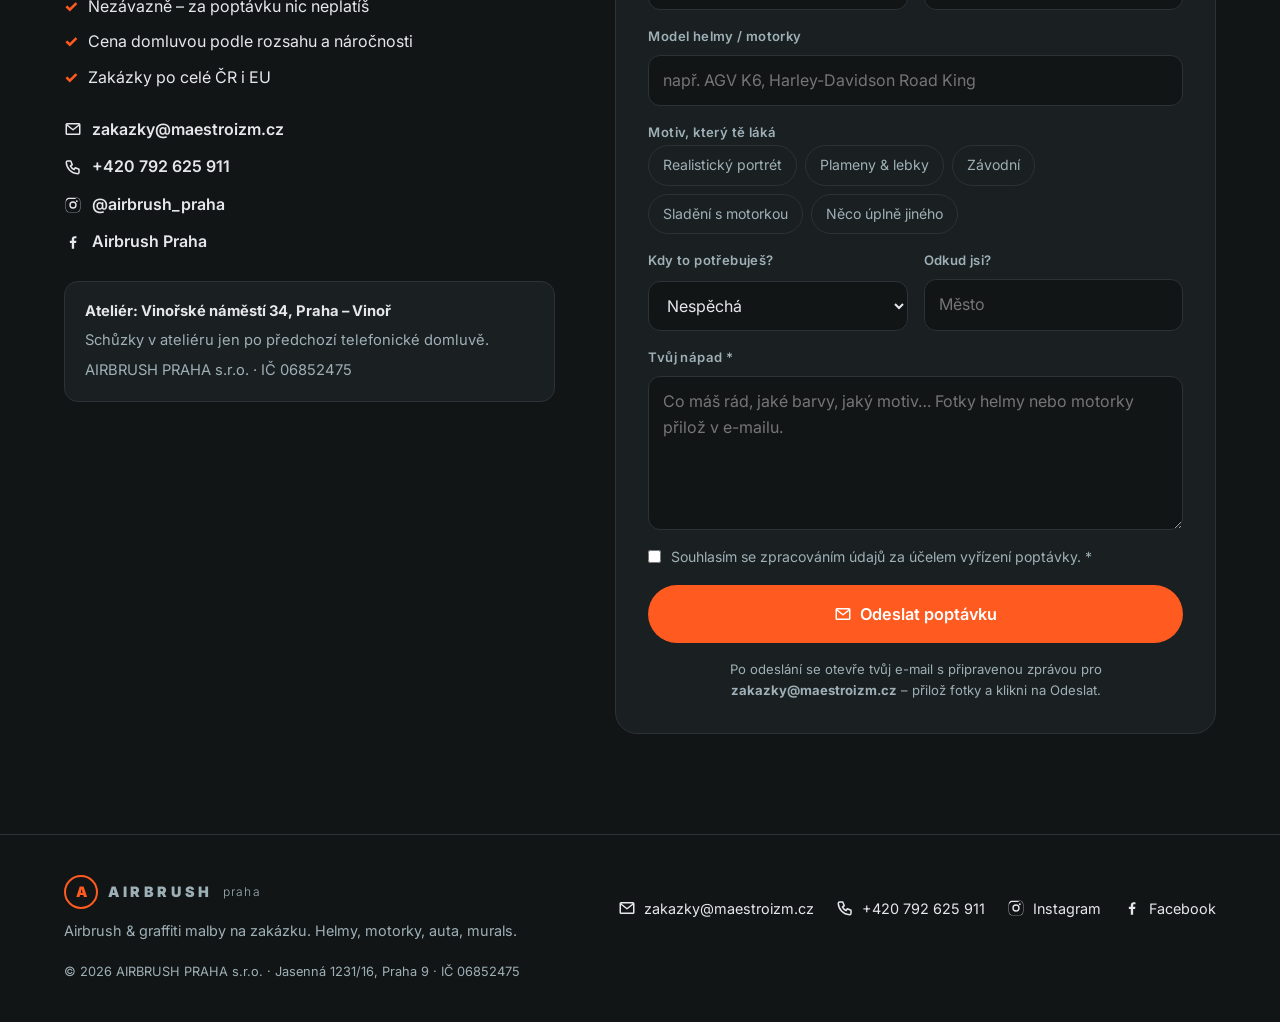
<file: maestroizm/index.html>
<!DOCTYPE html>
<html lang="cs">
<head>
  <meta charset="utf-8">
  <meta name="viewport" content="width=device-width, initial-scale=1">
  <title>Airbrush Praha | Airbrush helmy na zakázku</title>
  <meta name="description" content="Airbrush malby na helmy, motorky a brankářské masky. Co kus, to jedinečný originál – žádné kopie, design podle tvé osobnosti. Praha, celá ČR i EU.">
  <meta property="og:title" content="Airbrush Praha | Airbrush helmy na zakázku">
  <meta property="og:description" content="Co kus, to jedinečný originál. Airbrush helmy, motorky a masky na zakázku.">
  <meta property="og:image" content="img/helmet-painted.webp">
  <link rel="preconnect" href="https://fonts.googleapis.com">
  <link rel="preconnect" href="https://fonts.gstatic.com" crossorigin>
  <link href="https://fonts.googleapis.com/css2?family=Inter:wght@300;400;600;800;900&display=swap" rel="stylesheet">
  <link rel="stylesheet" href="../css/style.css">
  <style>
    :root { --accent: #ff5a1f; --accent-rgb: 255, 90, 31; --accent-2: #ffb08a; }
    .spray { --spray-a: #ffd23f; --spray-b: #ff2fa8; }
    .hero { background:
      radial-gradient(ellipse at 70% 45%, rgba(255, 90, 31, .14), transparent 60%),
      radial-gradient(ellipse at 10% 90%, rgba(255, 47, 168, .08), transparent 50%); }
    .contact-card { display: grid; gap: 6px; margin-top: 26px; padding: 18px 20px; border-radius: 14px; border: 1px solid var(--line); background: var(--bg-2); color: var(--muted); font-size: .92rem; }
    .contact-card strong { color: var(--text); }
  </style>
</head>
<body>
  <svg width="0" height="0" style="position:absolute" aria-hidden="true">
    <symbol id="i-ig" viewBox="0 0 24 24"><path fill="currentColor" d="M12 2.2c3.2 0 3.6 0 4.8.1 1.2.1 1.8.2 2.2.4.6.2 1 .5 1.4.9.4.4.7.9.9 1.4.2.4.4 1.1.4 2.2.1 1.3.1 1.6.1 4.8s0 3.6-.1 4.8c-.1 1.2-.2 1.8-.4 2.2-.2.6-.5 1-.9 1.4-.4.4-.9.7-1.4.9-.4.2-1.1.4-2.2.4-1.3.1-1.6.1-4.8.1s-3.6 0-4.8-.1c-1.2-.1-1.8-.2-2.2-.4-.6-.2-1-.5-1.4-.9-.4-.4-.7-.9-.9-1.4-.2-.4-.4-1.1-.4-2.2C2.2 15.6 2.2 15.2 2.2 12s0-3.6.1-4.8c.1-1.2.2-1.8.4-2.2.2-.6.5-1 .9-1.4.4-.4.9-.7 1.4-.9.4-.2 1.1-.4 2.2-.4C8.4 2.2 8.8 2.2 12 2.2zm0 1.8c-3.1 0-3.5 0-4.7.1-1.1.1-1.7.2-2.1.4-.5.2-.9.4-1.3.8-.4.4-.6.8-.8 1.3-.2.4-.3 1-.4 2.1C2.6 9.9 2.6 10.3 2.6 12s0 3.5.1 4.7c.1 1.1.2 1.7.4 2.1.2.5.4.9.8 1.3.4.4.8.6 1.3.8.4.2 1 .3 2.1.4 1.2.1 1.6.1 4.7.1s3.5 0 4.7-.1c1.1-.1 1.7-.2 2.1-.4.5-.2.9-.4 1.3-.8.4-.4.6-.8.8-1.3.2-.4.3-1 .4-2.1.1-1.2.1-1.6.1-4.7s0-3.5-.1-4.7c-.1-1.1-.2-1.7-.4-2.1-.2-.5-.4-.9-.8-1.3-.4-.4-.8-.6-1.3-.8-.4-.2-1-.3-2.1-.4C15.5 4 15.1 4 12 4zm0 3.1a4.9 4.9 0 1 1 0 9.8 4.9 4.9 0 0 1 0-9.8zm0 8a3.1 3.1 0 1 0 0-6.2 3.1 3.1 0 0 0 0 6.2zm5.1-9.4a1.1 1.1 0 1 1 0 2.3 1.1 1.1 0 0 1 0-2.3z"/></symbol>
    <symbol id="i-fb" viewBox="0 0 24 24"><path fill="currentColor" d="M13.5 21v-7.6h2.6l.4-3h-3V8.5c0-.9.3-1.5 1.5-1.5h1.6V4.3c-.3 0-1.2-.1-2.3-.1-2.3 0-3.9 1.4-3.9 4v2.2H7.8v3h2.6V21h3.1z"/></symbol>
    <symbol id="i-mail" viewBox="0 0 24 24"><path fill="none" stroke="currentColor" stroke-width="2" stroke-linecap="round" stroke-linejoin="round" d="M4 5h16a1 1 0 0 1 1 1v12a1 1 0 0 1-1 1H4a1 1 0 0 1-1-1V6a1 1 0 0 1 1-1zm-1 1 9 7 9-7"/></symbol>
    <symbol id="i-phone" viewBox="0 0 24 24"><path fill="none" stroke="currentColor" stroke-width="2" stroke-linecap="round" stroke-linejoin="round" d="M5 4h4l2 5-2.5 1.5a11 11 0 0 0 5 5L15 13l5 2v4a2 2 0 0 1-2 2A16 16 0 0 1 3 6a2 2 0 0 1 2-2"/></symbol>
    <symbol id="i-arrow" viewBox="0 0 24 24"><path fill="none" stroke="currentColor" stroke-width="2.2" stroke-linecap="round" stroke-linejoin="round" d="M5 12h14m-6-6 6 6-6 6"/></symbol>
  </svg>

  <header class="nav">
    <a class="logo" href="#top"><span class="logo-x">A</span> AIRBRUSH <small>praha</small></a>
    <nav>
      <a href="#proc">Proč airbrush</a>
      <a href="#proces">Proces</a>
      <a href="#portfolio">Portfolio</a>
      <a class="nav-ig" href="https://www.instagram.com/airbrush_praha/" target="_blank" rel="noopener" aria-label="Instagram Airbrush Praha"><svg><use href="#i-ig"/></svg></a>
      <a href="#poptavka" class="btn btn-small">Poptat helmu</a>
    </nav>
  </header>

  <main id="top">
    <section class="hero">
      <div class="hero-text">
        <p class="eyebrow">Airbrush helmy na zakázku · Praha</p>
        <h1>Co kus,<br><span class="accent">to originál.</span></h1>
        <p class="lead">Helmu navrhujeme jako tetování – podle tebe, tvých zálib a toho, jak vidíš svět.
          Žádné kopie existujících helem. Výsledek, který by nikdo jiný nosit nemohl.</p>
        <div class="hero-cta">
          <a href="#poptavka" class="btn">Chci vlastní design <svg class="ico"><use href="#i-arrow"/></svg></a>
          <a href="#portfolio" class="btn btn-ghost">70+ helem v portfoliu</a>
        </div>
        <ul class="hero-points">
          <li>Ruční airbrush malba</li>
          <li>Helmy, motorky i masky</li>
          <li>Celá ČR i EU</li>
        </ul>
      </div>

      <div class="hero-stage">
        <div class="reveal" id="heroReveal" role="button" tabindex="0" aria-pressed="false" aria-label="Klikni na helmu a nastříkej design" style="aspect-ratio:1400/1050">
          <img class="reveal-base" src="img/helmet-white.webp" alt="Helma bez malby" width="1400" height="1050">
          <img class="reveal-top" src="img/helmet-painted.webp" alt="Stejná helma s airbrush malbou duhových hadů" width="1400" height="1050">
          <span class="reveal-tag tag-before">Před</span>
          <span class="reveal-tag tag-after">Po – Klubko hadů UV</span>
        </div>
        <div class="spray">
          <span class="spray-label">Bez malby</span>
          <input type="range" id="spraySlider" min="0" max="100" step="0.1" value="0" aria-label="Míra nastříkání designu">
          <span class="spray-label">Airbrush</span>
          <output id="sprayValue" for="spraySlider">0 %</output>
        </div>
        <p class="hint">Klikni na helmu, nebo táhni sliderem</p>
      </div>
    </section>

    <section class="strip" aria-label="Proč Airbrush Praha">
      <div><strong>1&times;</strong><span>Každý design jen jednou – žádné kopie</span></div>
      <div><strong>70+</strong><span>Helem a masek v portfoliu</span></div>
      <div><strong>24&nbsp;h</strong><span>Na poptávku odpovídáme většinou do druhého dne</span></div>
      <div><strong>ČR&nbsp;+&nbsp;EU</strong><span>Zakázky po celé republice i Evropě</span></div>
    </section>

    <section class="why" id="proc">
      <p class="eyebrow">Proč airbrush helma</p>
      <h2>Sériová helma je pro každého.<br>Tahle bude jen tvoje.</h2>
      <div class="why-grid">
        <article class="why-card"><span class="why-ico">✦</span><h3>Jako tetování, jen na helmě</h3>
          <p>Design přizpůsobíme tvé osobnosti – zálibám, tomu, co máš rád, a tomu, jak vidíš svět.</p></article>
        <article class="why-card"><span class="why-ico">⊘</span><h3>Žádné kopie</h3>
          <p>Neopakujeme cizí helmy. Vždycky vymýšlíme něco, co ještě nikde nebylo.</p></article>
        <article class="why-card"><span class="why-ico">⚙</span><h3>Sladěná s motorkou</h3>
          <p>Harley, BMW, Ducati, KTM… Helmu barevně i motivem sladíme s tvým strojem – nebo malujeme obojí.</p></article>
        <article class="why-card"><span class="why-ico">◎</span><h3>Na silnici tě uvidí</h3>
          <p>Výrazné motivy a kontrasty tě dělají nepřehlédnutelným. Styl, který zároveň přitahuje pohled ostatních řidičů.</p></article>
        <article class="why-card"><span class="why-ico">🏒</span><h3>Pro každý sport</h3>
          <p>Moto a motokárové helmy, brankářské masky na hokej i florbal, lyžařské a BMX helmy, hasičské přilby.</p></article>
        <article class="why-card"><span class="why-ico">🤝</span><h3>Z debaty nad helmou přátelství</h3>
          <p>Nad každou helmou si dlouze povídáme. Spousta zákazníků se z toho stane kamarády.</p></article>
      </div>
    </section>

    <section class="band">
      <img src="img/portfolio/helma-pejskar.webp" alt="" loading="lazy">
      <div class="band-text">
        <p class="band-quote">„Co kus, to jedinečný originál. Vždy se snažím vymyslet něco, co jsem ještě neviděl jinde.“</p>
        <a href="#poptavka" class="btn">Vymyslet tu tvoji</a>
      </div>
    </section>

    <section class="process" id="proces">
      <p class="eyebrow">Jak to probíhá</p>
      <h2>Od nápadu k hotové helmě</h2>
      <div class="steps">
        <article class="step"><span class="step-n">01</span><h3>Pošli nám fotky a nápad</h3>
          <p>Stačí fotka helmy nebo motorky a přibližná představa motivu. Klidně jen pár slov o tom, co máš rád.</p></article>
        <article class="step"><span class="step-n">02</span><h3>Probereme to spolu</h3>
          <p>Doladíme motiv, barvy a sladění s motorkou. Cenu domluvíme podle rozsahu a náročnosti.</p></article>
        <article class="step"><span class="step-n">03</span><h3>Airbrush v ateliéru</h3>
          <p>Malujeme ručně v ateliéru v Praze-Vinoři. Každý detail, přechod i stín vzniká pod rukou, ne z tiskárny.</p></article>
        <article class="step"><span class="step-n">04</span><h3>Jezdíš v originálu</h3>
          <p>Hotovou helmu si převezmeš – originál, který na silnici, okruhu ani na ledě nikdo jiný mít nebude.</p></article>
      </div>
    </section>

    <section class="portfolio" id="portfolio">
      <p class="eyebrow">Portfolio</p>
      <h2>Vybrané práce</h2>
      <div class="cards">
        <button class="card" data-open="img/portfolio/helma-pejskar.webp">
          <div class="card-photo"><img src="img/portfolio/helma-pejskar.webp" alt="Helma s portrétem psa" loading="lazy"><span class="card-count"></span></div>
          <h3>Portrét mazlíčka</h3>
          <p>Realistický portrét psa přímo na helmě. Přesně ten druh osobního motivu, který z helmy dělá něco víc.</p>
          <span class="card-link">Otevřít galerii <svg class="ico"><use href="#i-arrow"/></svg></span>
        </button>
        <button class="card" data-open="img/portfolio/harley-davidson-helmy.webp">
          <div class="card-photo"><img src="img/portfolio/harley-davidson-helmy.webp" alt="Helmy sladěné s motorkou Harley-Davidson" loading="lazy"><span class="card-count"></span></div>
          <h3>Sladěné s motorkou</h3>
          <p>Helmy laděné k motocyklům Harley-Davidson – stejné barvy, stejné linky, jeden celek.</p>
          <span class="card-link">Otevřít galerii <svg class="ico"><use href="#i-arrow"/></svg></span>
        </button>
        <button class="card" data-open="img/portfolio/ayrton-senna-helma.webp">
          <div class="card-photo"><img src="img/portfolio/ayrton-senna-helma.webp" alt="Helma jako pocta Ayrtonu Sennovi" loading="lazy"><span class="card-count"></span></div>
          <h3>Pocta legendě</h3>
          <p>Helma inspirovaná Ayrtonem Sennou – závodní klasika ve vlastním provedení s podpisem.</p>
          <span class="card-link">Otevřít galerii <svg class="ico"><use href="#i-arrow"/></svg></span>
        </button>
      </div>

      <h3 class="gallery-title">Celá galerie</h3>
      <div class="filters" role="tablist" aria-label="Filtr galerie">
        <button class="chip is-active" data-filter="all">Vše</button>
        <button class="chip" data-filter="moto">Moto helmy</button>
        <button class="chip" data-filter="zavodni">Závodní &amp; motokáry</button>
        <button class="chip" data-filter="sport">Masky &amp; sport</button>
      </div>
      <div class="gallery" id="gallery"></div>
      <div class="gallery-more"><button class="btn btn-ghost" id="galleryMore" type="button">Zobrazit další</button></div>
    </section>

    <section class="about">
      <div class="about-photo"><img src="img/portfolio/helma-s-portretem.webp" alt="Helma s portrétem" loading="lazy"></div>
      <div class="about-text">
        <p class="eyebrow">Kdo za tím stojí</p>
        <h2>Airbrush Praha –<br>ateliér ve Vinoři</h2>
        <p>Malujeme helmy, motorky, trikes, auta, obrazy i velké nástěnné malby. Helmy jsou ale srdcovka – je to nejosobnější kus výbavy, jaký motorkář má.</p>
        <p>Zakázky realizujeme po celé České republice i v EU. Cenu domlouváme podle rozsahu a náročnosti, takže zaplatíš za to, co opravdu chceš.</p>
        <p class="about-motto">Dostali jste skvělý nápad na vlastní design helmy? Nebo ji chcete barevně sladit s motorkou? Neváhejte se ozvat.</p>
      </div>
    </section>

    <section class="ig">
      <div class="ig-inner">
        <svg class="ig-big"><use href="#i-ig"/></svg>
        <div>
          <h2>Nové helmy průběžně na Instagramu</h2>
          <p>Rozpracované zakázky, detaily airbrushe i hotové kusy. Sleduj, co zrovna vzniká v ateliéru.</p>
        </div>
        <a class="btn btn-ig" href="https://www.instagram.com/airbrush_praha/" target="_blank" rel="noopener"><svg class="ico"><use href="#i-ig"/></svg> @airbrush_praha</a>
      </div>
    </section>

    <section class="inquiry" id="poptavka">
      <div class="inquiry-intro">
        <p class="eyebrow">Poptávka</p>
        <h2>Pošli nápad, ozveme se</h2>
        <p>Stačí fotky helmy nebo motorky a přibližná představa motivu. Na poptávky odpovídáme většinou do 24 hodin.</p>
        <ul class="inquiry-points">
          <li>Nezávazně – za poptávku nic neplatíš</li>
          <li>Cena domluvou podle rozsahu a náročnosti</li>
          <li>Zakázky po celé ČR i EU</li>
        </ul>
        <div class="contact-links">
          <a href="mailto:zakazky@maestroizm.cz"><svg class="ico"><use href="#i-mail"/></svg> zakazky@maestroizm.cz</a>
          <a href="tel:+420792625911"><svg class="ico"><use href="#i-phone"/></svg> +420 792 625 911</a>
          <a href="https://www.instagram.com/airbrush_praha/" target="_blank" rel="noopener"><svg class="ico"><use href="#i-ig"/></svg> @airbrush_praha</a>
          <a href="https://www.facebook.com/AirbrushPraha" target="_blank" rel="noopener"><svg class="ico"><use href="#i-fb"/></svg> Airbrush Praha</a>
        </div>
        <div class="contact-card">
          <strong>Ateliér: Vinořské náměstí 34, Praha – Vinoř</strong>
          <span>Schůzky v ateliéru jen po předchozí telefonické domluvě.</span>
          <span>AIRBRUSH PRAHA s.r.o. · IČ 06852475</span>
        </div>
      </div>

      <form class="inquiry-form" id="inquiryForm" data-email="zakazky@maestroizm.cz" novalidate>
        <div class="field-row">
          <label class="field"><span>Jméno *</span><input name="jmeno" required autocomplete="name"></label>
          <label class="field"><span>E-mail *</span><input name="email" type="email" required autocomplete="email"></label>
        </div>
        <div class="field-row">
          <label class="field"><span>Telefon</span><input name="telefon" type="tel" autocomplete="tel"></label>
          <label class="field"><span>Co chceš malovat? *</span>
            <select name="typ" required>
              <option value="">Vyber…</option>
              <option>Motocyklovou helmu</option>
              <option>Motokárovou / závodní helmu</option>
              <option>Brankářskou masku / sportovní helmu</option>
              <option>Helmu sladěnou s motorkou</option>
              <option>Motorku / něco jiného</option>
            </select>
          </label>
        </div>
        <label class="field"><span>Model helmy / motorky</span><input name="model" placeholder="např. AGV K6, Harley-Davidson Road King"></label>
        <fieldset class="field">
          <legend>Motiv, který tě láká</legend>
          <div class="pills">
            <label><input type="checkbox" name="styl" value="Realistický portrét"><span>Realistický portrét</span></label>
            <label><input type="checkbox" name="styl" value="Plameny / lebky"><span>Plameny &amp; lebky</span></label>
            <label><input type="checkbox" name="styl" value="Závodní"><span>Závodní</span></label>
            <label><input type="checkbox" name="styl" value="Sladění s motorkou"><span>Sladění s motorkou</span></label>
            <label><input type="checkbox" name="styl" value="Něco úplně jiného"><span>Něco úplně jiného</span></label>
          </div>
        </fieldset>
        <div class="field-row">
          <label class="field"><span>Kdy to potřebuješ?</span>
            <select name="termin">
              <option>Nespěchá</option>
              <option>Do 2 měsíců</option>
              <option>Co nejdřív</option>
              <option>K určitému datu (napíšu do zprávy)</option>
            </select>
          </label>
          <label class="field"><span>Odkud jsi?</span><input name="misto" placeholder="Město"></label>
        </div>
        <label class="field"><span>Tvůj nápad *</span><textarea name="zprava" rows="5" required placeholder="Co máš rád, jaké barvy, jaký motiv… Fotky helmy nebo motorky přilož v e-mailu."></textarea></label>
        <label class="consent"><input type="checkbox" name="souhlas" required><span>Souhlasím se zpracováním údajů za účelem vyřízení poptávky. *</span></label>
        <button class="btn btn-wide" type="submit"><svg class="ico"><use href="#i-mail"/></svg> Odeslat poptávku</button>
        <p class="form-note">Po odeslání se otevře tvůj e-mail s připravenou zprávou pro <strong>zakazky@maestroizm.cz</strong> – přilož fotky a klikni na Odeslat.</p>
        <div class="form-done" id="formDone" hidden>
          <h3>Skoro hotovo!</h3>
          <p>Otevřel se ti e-mail s poptávkou – přilož fotky a odešli. Neotevřel se? Zkopíruj text a pošli ho na <a href="mailto:zakazky@maestroizm.cz">zakazky@maestroizm.cz</a>.</p>
          <div class="hero-cta">
            <button class="btn btn-small" type="button" id="copyInquiry">Zkopírovat text poptávky</button>
            <a class="btn btn-small btn-ghost" id="mailAgain" href="#">Otevřít e-mail znovu</a>
          </div>
        </div>
      </form>
    </section>
  </main>

  <footer class="footer">
    <div class="footer-brand">
      <a class="logo" href="#top"><span class="logo-x">A</span> AIRBRUSH <small>praha</small></a>
      <p>Airbrush &amp; graffiti malby na zakázku. Helmy, motorky, auta, murals.</p>
    </div>
    <div class="footer-links">
      <a href="mailto:zakazky@maestroizm.cz"><svg class="ico"><use href="#i-mail"/></svg> zakazky@maestroizm.cz</a>
      <a href="tel:+420792625911"><svg class="ico"><use href="#i-phone"/></svg> +420 792 625 911</a>
      <a href="https://www.instagram.com/airbrush_praha/" target="_blank" rel="noopener"><svg class="ico"><use href="#i-ig"/></svg> Instagram</a>
      <a href="https://www.facebook.com/AirbrushPraha" target="_blank" rel="noopener"><svg class="ico"><use href="#i-fb"/></svg> Facebook</a>
    </div>
    <p class="footer-copy">© 2026 AIRBRUSH PRAHA s.r.o. · Jasenná 1231/16, Praha 9 · IČ 06852475</p>
  </footer>

  <a class="fab-ig" href="https://www.instagram.com/airbrush_praha/" target="_blank" rel="noopener" aria-label="Instagram"><svg><use href="#i-ig"/></svg></a>

  <dialog class="lightbox" id="lightbox" aria-label="Prohlížeč fotek">
    <button class="lb-close" aria-label="Zavřít">&times;</button>
    <button class="lb-prev" aria-label="Předchozí">&#8249;</button>
    <img id="lbImg" alt="">
    <button class="lb-next" aria-label="Další">&#8250;</button>
    <p class="lb-count" id="lbCount"></p>
  </dialog>

  <script>window.SITE_ALT = { moto: "Airbrush moto helma", zavodni: "Závodní airbrush helma", sport: "Airbrush maska / sportovní helma" };</script>
  <script src="portfolio-data.js"></script>
  <script src="../js/main.js"></script>
  <script src="../js/site.js"></script>
</body>
</html>
</file>
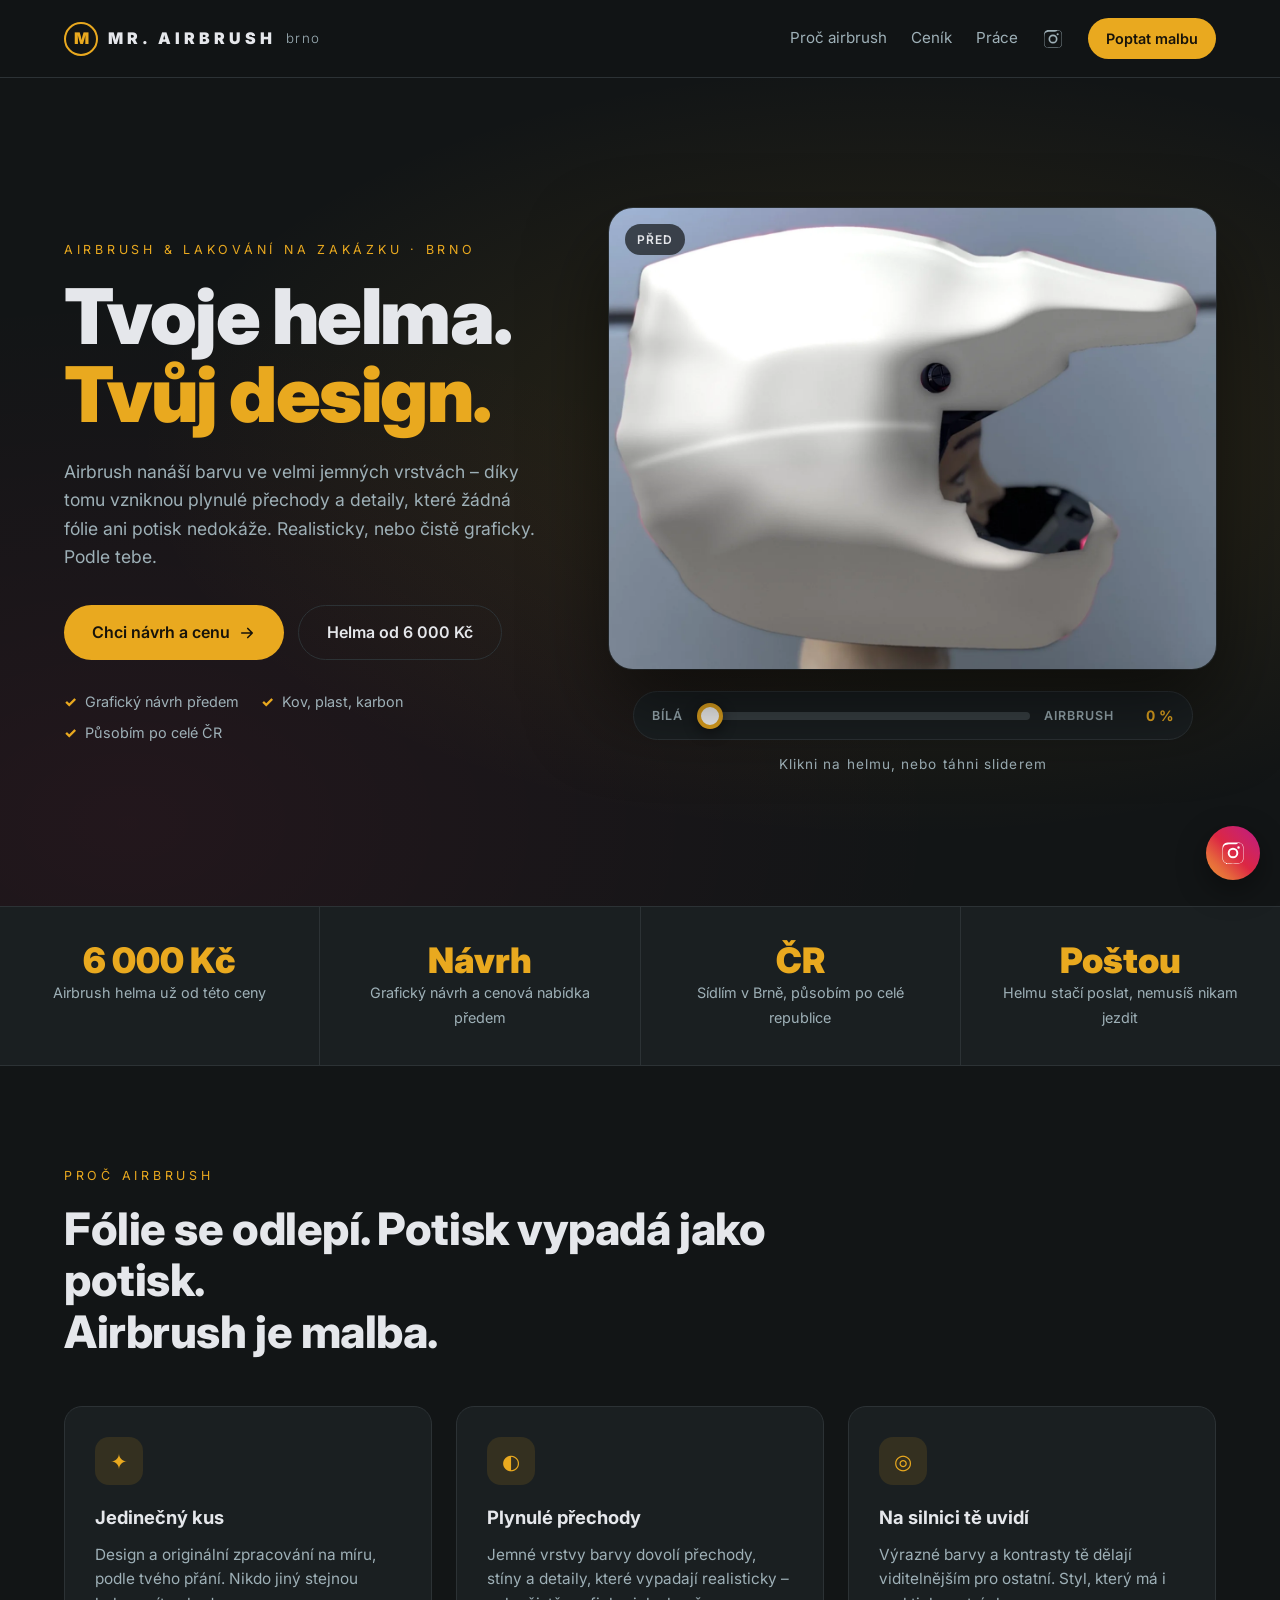
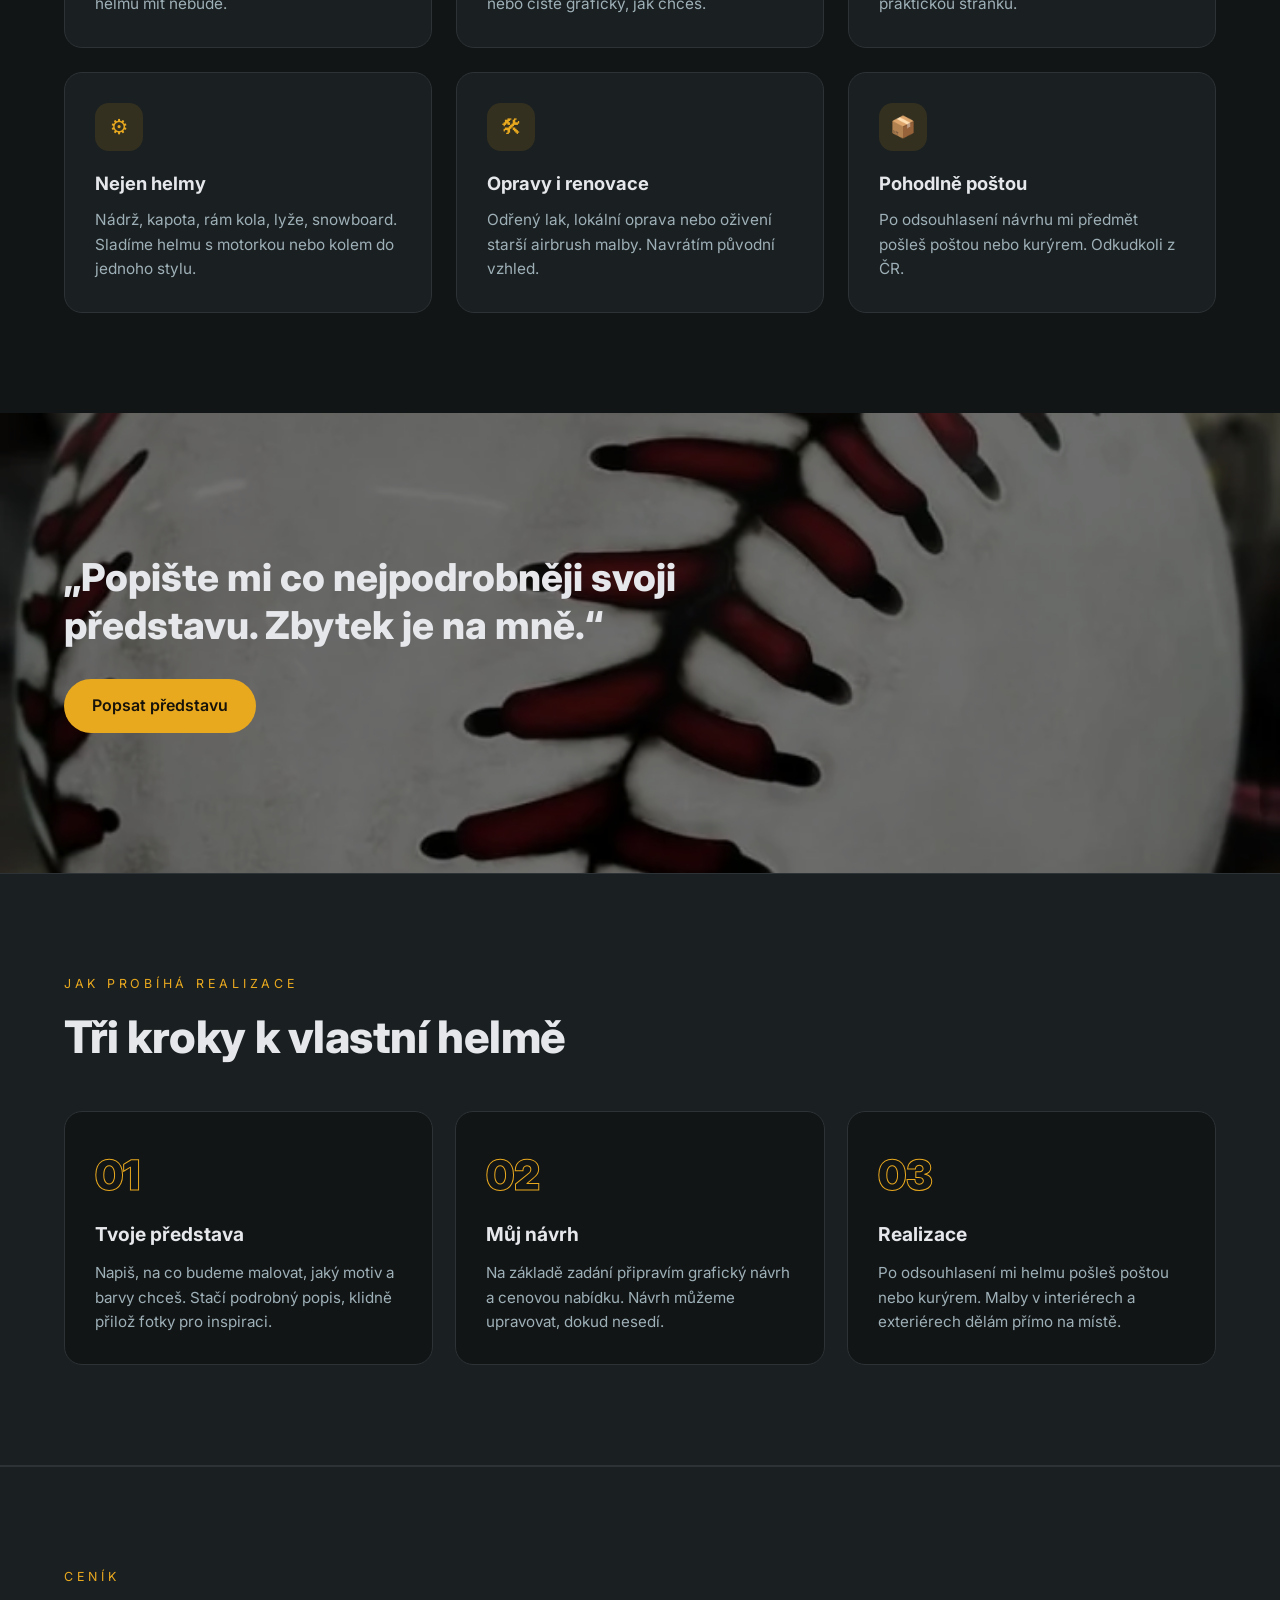
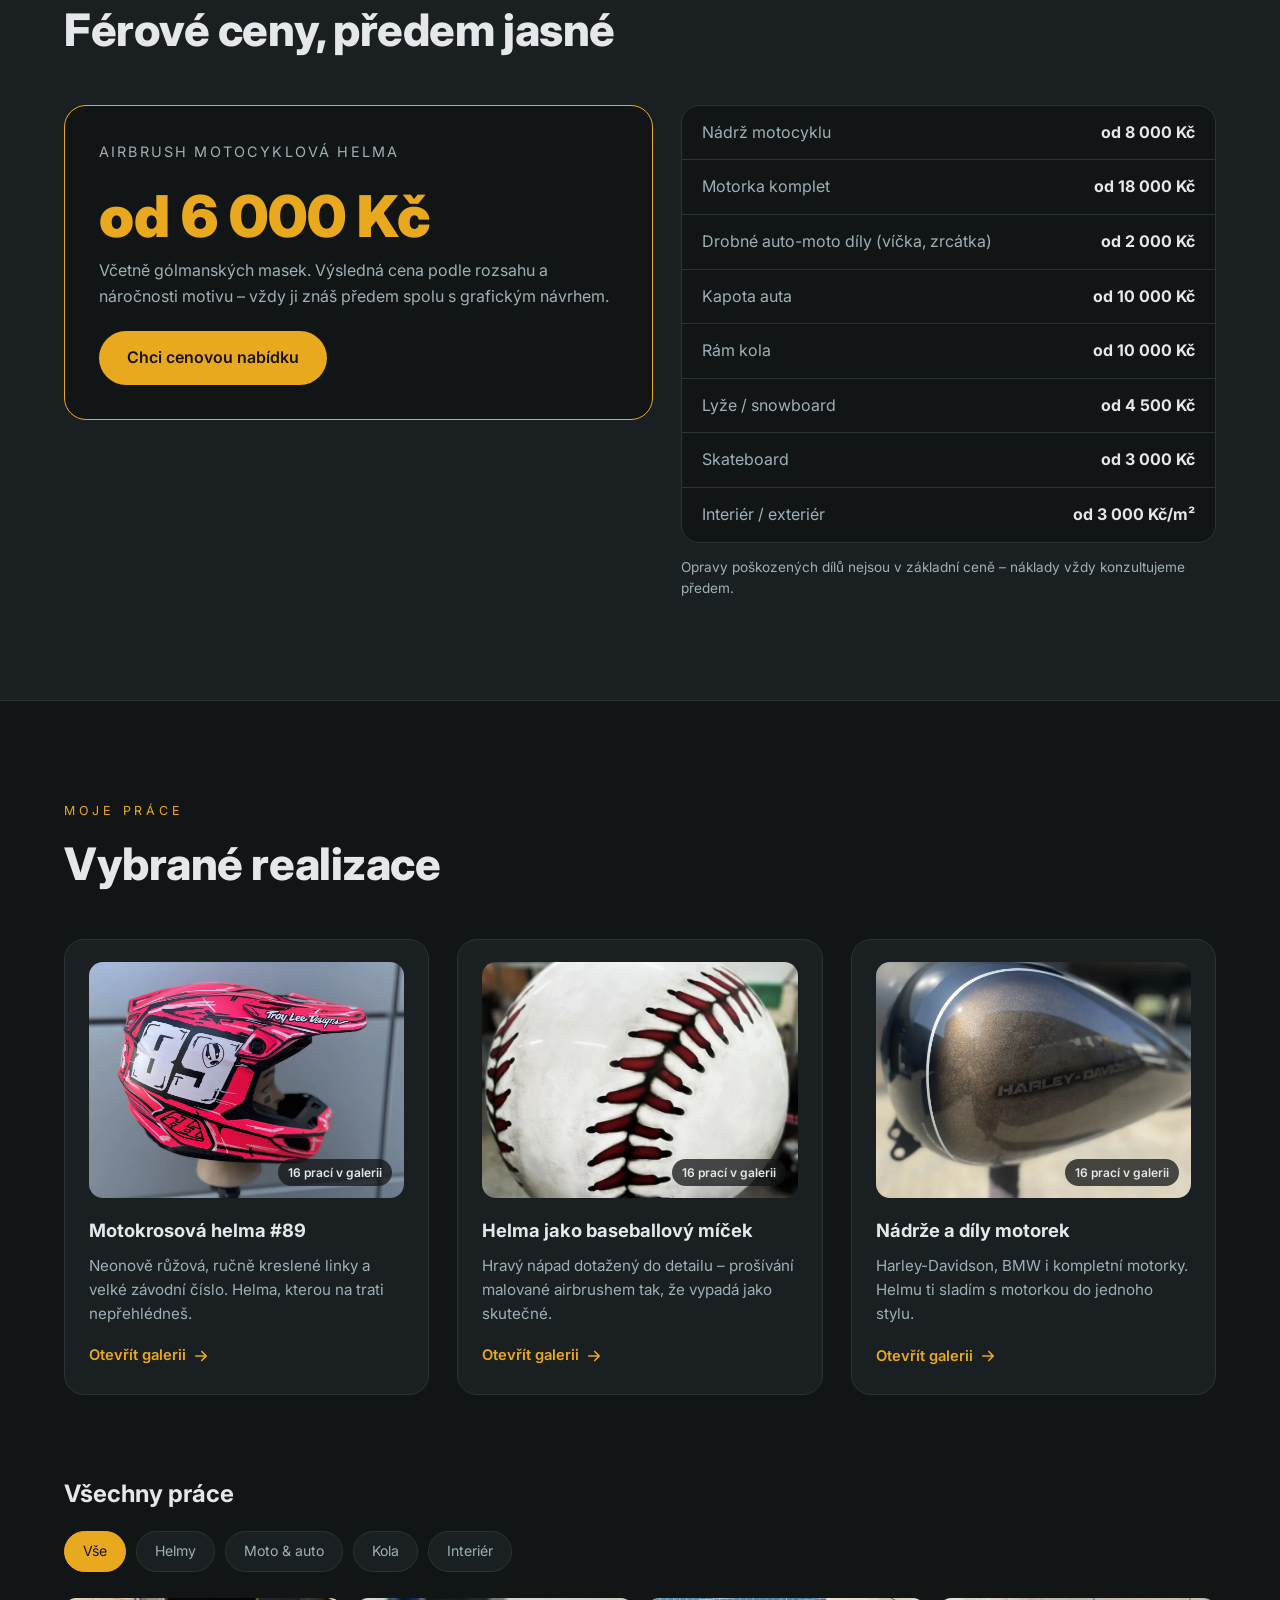
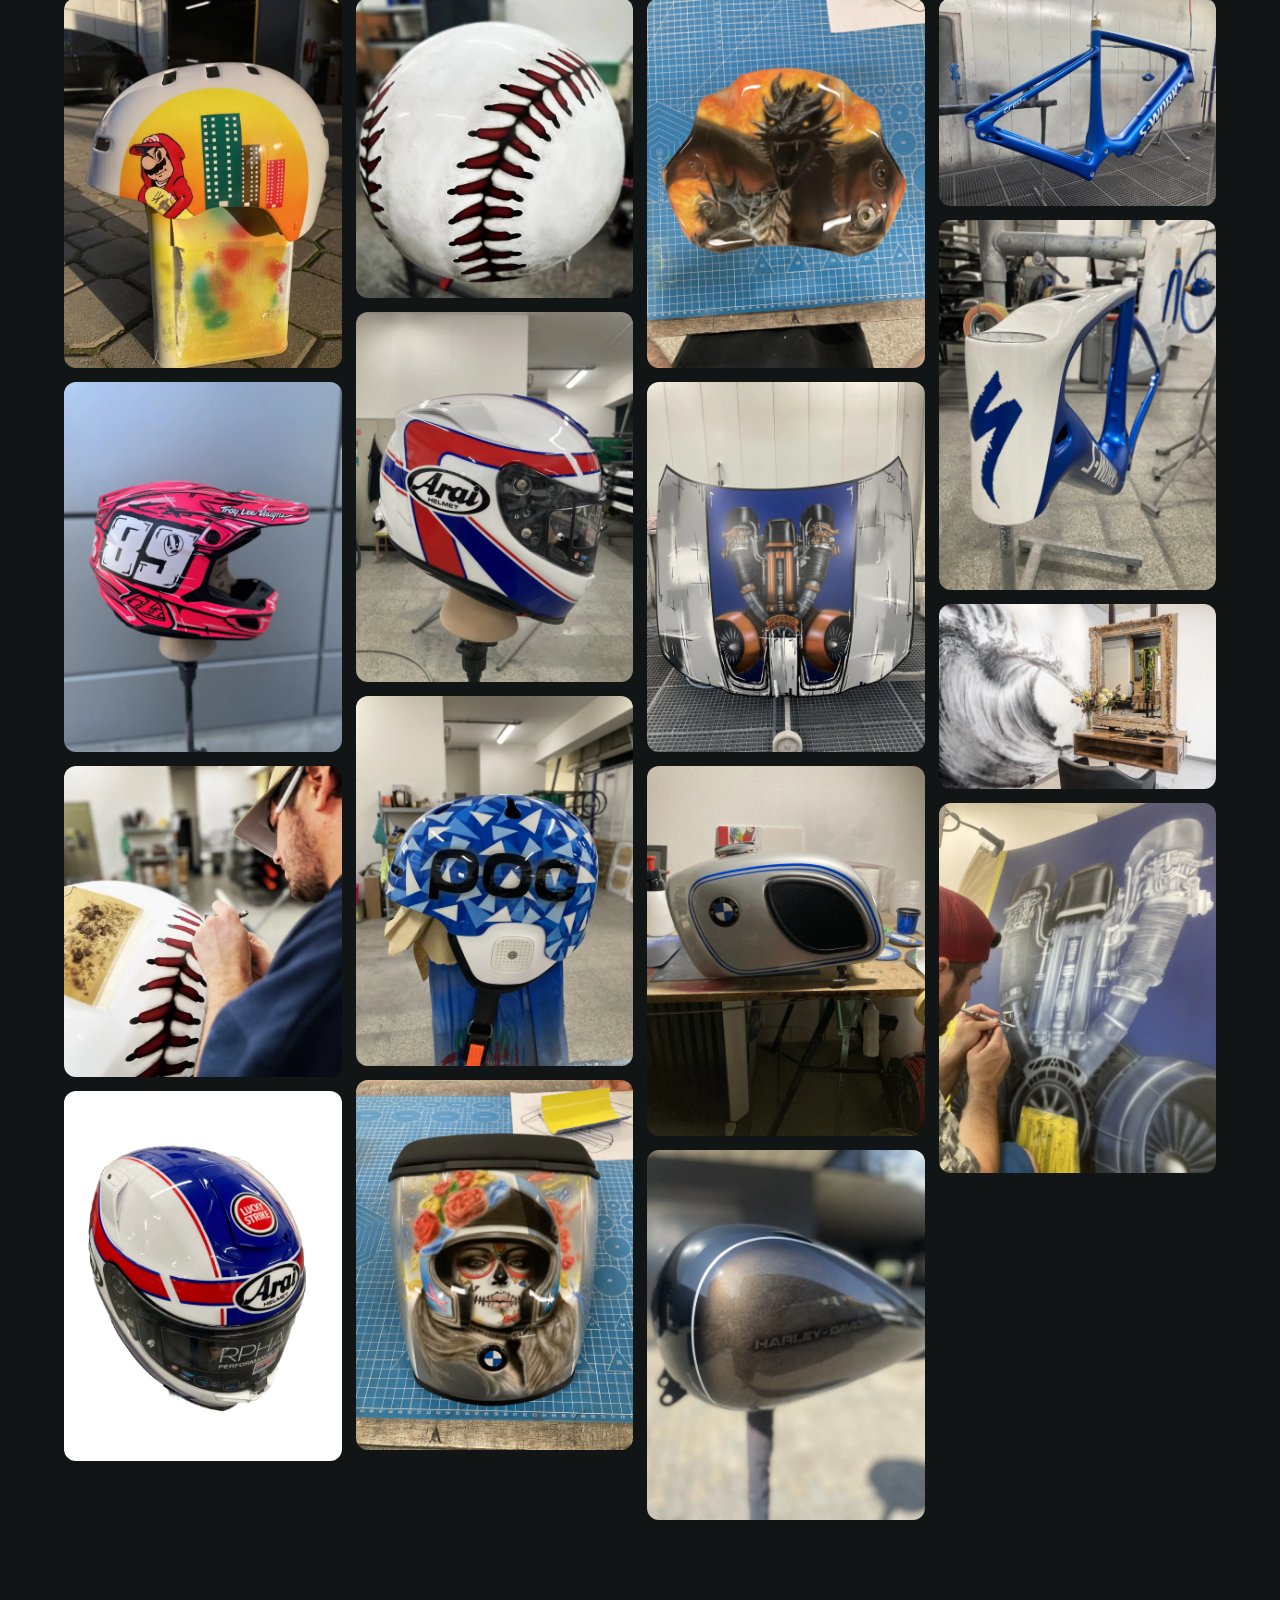
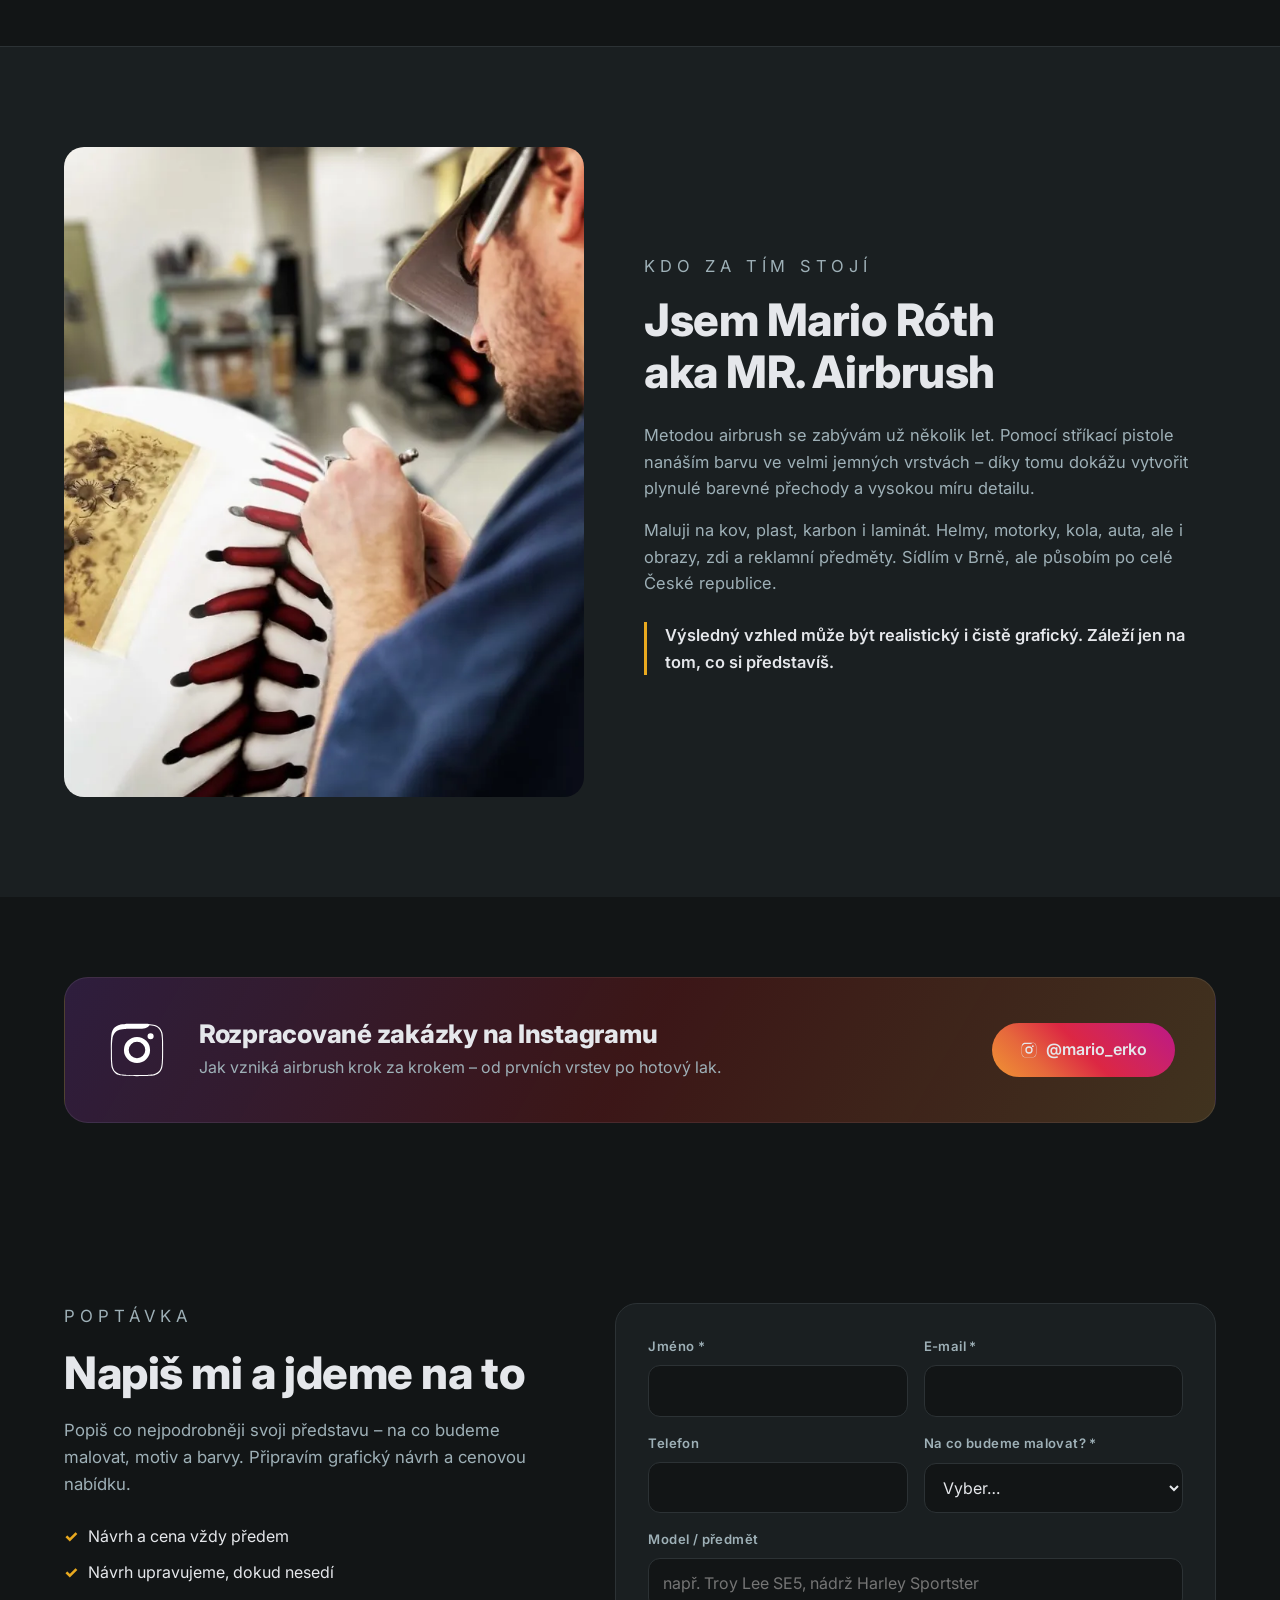
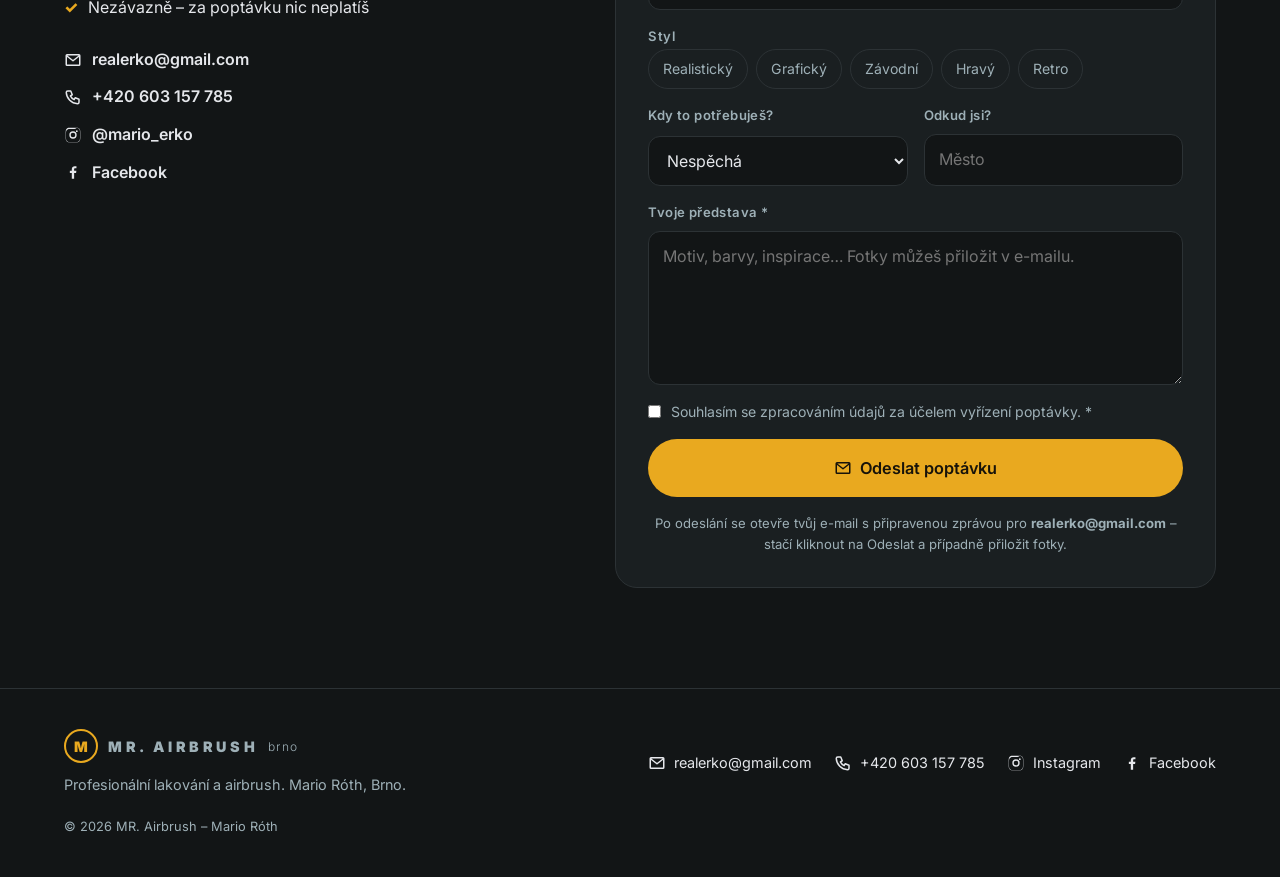
<file: mr-airbrush/index.html>
<!DOCTYPE html>
<html lang="cs">
<head>
  <meta charset="utf-8">
  <meta name="viewport" content="width=device-width, initial-scale=1">
  <title>MR. Airbrush | Airbrush helmy a lakování na zakázku – Brno</title>
  <meta name="description" content="Airbrush helmy od 6 000 Kč, nádrže, rámy kol, kapoty i interiérové malby. Mario Róth – MR. Airbrush, Brno. Působím po celé ČR.">
  <meta property="og:title" content="MR. Airbrush | Airbrush helmy na zakázku">
  <meta property="og:description" content="Tvoje helma, tvůj design. Airbrush malba na zakázku od 6 000 Kč.">
  <meta property="og:image" content="img/helmet-painted.webp">
  <link rel="preconnect" href="https://fonts.googleapis.com">
  <link rel="preconnect" href="https://fonts.gstatic.com" crossorigin>
  <link href="https://fonts.googleapis.com/css2?family=Inter:wght@300;400;600;800;900&display=swap" rel="stylesheet">
  <link rel="stylesheet" href="../css/style.css">
  <style>
    :root { --accent: #e9a91f; --accent-rgb: 233, 169, 31; --accent-2: #f3cf7a; }
    .btn { color: #17130a; }
    .btn-ghost, .btn-ig { color: var(--text); }
    .chip.is-active, .pills input:checked + span { color: #17130a; }
    .tag-after { color: #17130a; background: rgba(233, 169, 31, .92); }
    .spray { --spray-a: #ff2d6f; --spray-b: #ff7ab0; }
    .hero { background:
      radial-gradient(ellipse at 70% 45%, rgba(233, 169, 31, .13), transparent 60%),
      radial-gradient(ellipse at 10% 90%, rgba(255, 45, 111, .07), transparent 50%); }
    /* ceník */
    .pricing { background: var(--bg-2); border-top: 1px solid var(--line); border-bottom: 1px solid var(--line); }
    .price-grid { display: grid; grid-template-columns: 1.1fr 1fr; gap: 28px; align-items: start; }
    .price-hero { padding: 34px; border-radius: 22px; background: var(--bg); border: 1px solid var(--accent); }
    .price-hero .from { color: var(--muted); font-size: .9rem; text-transform: uppercase; letter-spacing: .15em; }
    .price-hero .big { font-size: clamp(2.6rem, 5vw, 3.6rem); font-weight: 900; color: var(--accent); line-height: 1.1; margin: 6px 0 10px; }
    .price-hero p { color: var(--muted); margin-bottom: 22px; }
    .price-list { list-style: none; display: grid; gap: 0; border: 1px solid var(--line); border-radius: 18px; overflow: hidden; background: var(--bg); }
    .price-list li { display: flex; justify-content: space-between; gap: 16px; padding: 14px 20px; border-bottom: 1px solid var(--line); }
    .price-list li:last-child { border-bottom: 0; }
    .price-list span { color: var(--muted); }
    .price-list b { white-space: nowrap; }
    .price-note { color: var(--muted); font-size: .85rem; margin-top: 14px; }
    .steps-3 { grid-template-columns: repeat(3, 1fr); }
    @media (max-width: 900px) { .price-grid, .steps-3 { grid-template-columns: 1fr; } }
  </style>
</head>
<body>
  <svg width="0" height="0" style="position:absolute" aria-hidden="true">
    <symbol id="i-ig" viewBox="0 0 24 24"><path fill="currentColor" d="M12 2.2c3.2 0 3.6 0 4.8.1 1.2.1 1.8.2 2.2.4.6.2 1 .5 1.4.9.4.4.7.9.9 1.4.2.4.4 1.1.4 2.2.1 1.3.1 1.6.1 4.8s0 3.6-.1 4.8c-.1 1.2-.2 1.8-.4 2.2-.2.6-.5 1-.9 1.4-.4.4-.9.7-1.4.9-.4.2-1.1.4-2.2.4-1.3.1-1.6.1-4.8.1s-3.6 0-4.8-.1c-1.2-.1-1.8-.2-2.2-.4-.6-.2-1-.5-1.4-.9-.4-.4-.7-.9-.9-1.4-.2-.4-.4-1.1-.4-2.2C2.2 15.6 2.2 15.2 2.2 12s0-3.6.1-4.8c.1-1.2.2-1.8.4-2.2.2-.6.5-1 .9-1.4.4-.4.9-.7 1.4-.9.4-.2 1.1-.4 2.2-.4C8.4 2.2 8.8 2.2 12 2.2zm0 1.8c-3.1 0-3.5 0-4.7.1-1.1.1-1.7.2-2.1.4-.5.2-.9.4-1.3.8-.4.4-.6.8-.8 1.3-.2.4-.3 1-.4 2.1C2.6 9.9 2.6 10.3 2.6 12s0 3.5.1 4.7c.1 1.1.2 1.7.4 2.1.2.5.4.9.8 1.3.4.4.8.6 1.3.8.4.2 1 .3 2.1.4 1.2.1 1.6.1 4.7.1s3.5 0 4.7-.1c1.1-.1 1.7-.2 2.1-.4.5-.2.9-.4 1.3-.8.4-.4.6-.8.8-1.3.2-.4.3-1 .4-2.1.1-1.2.1-1.6.1-4.7s0-3.5-.1-4.7c-.1-1.1-.2-1.7-.4-2.1-.2-.5-.4-.9-.8-1.3-.4-.4-.8-.6-1.3-.8-.4-.2-1-.3-2.1-.4C15.5 4 15.1 4 12 4zm0 3.1a4.9 4.9 0 1 1 0 9.8 4.9 4.9 0 0 1 0-9.8zm0 8a3.1 3.1 0 1 0 0-6.2 3.1 3.1 0 0 0 0 6.2zm5.1-9.4a1.1 1.1 0 1 1 0 2.3 1.1 1.1 0 0 1 0-2.3z"/></symbol>
    <symbol id="i-fb" viewBox="0 0 24 24"><path fill="currentColor" d="M13.5 21v-7.6h2.6l.4-3h-3V8.5c0-.9.3-1.5 1.5-1.5h1.6V4.3c-.3 0-1.2-.1-2.3-.1-2.3 0-3.9 1.4-3.9 4v2.2H7.8v3h2.6V21h3.1z"/></symbol>
    <symbol id="i-mail" viewBox="0 0 24 24"><path fill="none" stroke="currentColor" stroke-width="2" stroke-linecap="round" stroke-linejoin="round" d="M4 5h16a1 1 0 0 1 1 1v12a1 1 0 0 1-1 1H4a1 1 0 0 1-1-1V6a1 1 0 0 1 1-1zm-1 1 9 7 9-7"/></symbol>
    <symbol id="i-phone" viewBox="0 0 24 24"><path fill="none" stroke="currentColor" stroke-width="2" stroke-linecap="round" stroke-linejoin="round" d="M5 4h4l2 5-2.5 1.5a11 11 0 0 0 5 5L15 13l5 2v4a2 2 0 0 1-2 2A16 16 0 0 1 3 6a2 2 0 0 1 2-2"/></symbol>
    <symbol id="i-arrow" viewBox="0 0 24 24"><path fill="none" stroke="currentColor" stroke-width="2.2" stroke-linecap="round" stroke-linejoin="round" d="M5 12h14m-6-6 6 6-6 6"/></symbol>
  </svg>

  <header class="nav">
    <a class="logo" href="#top"><span class="logo-x">M</span> MR. AIRBRUSH <small>brno</small></a>
    <nav>
      <a href="#proc">Proč airbrush</a>
      <a href="#cenik">Ceník</a>
      <a href="#portfolio">Práce</a>
      <a class="nav-ig" href="https://www.instagram.com/mario_erko/" target="_blank" rel="noopener" aria-label="Instagram MR. Airbrush"><svg><use href="#i-ig"/></svg></a>
      <a href="#poptavka" class="btn btn-small">Poptat malbu</a>
    </nav>
  </header>

  <main id="top">
    <section class="hero">
      <div class="hero-text">
        <p class="eyebrow">Airbrush &amp; lakování na zakázku · Brno</p>
        <h1>Tvoje helma.<br><span class="accent">Tvůj design.</span></h1>
        <p class="lead">Airbrush nanáší barvu ve velmi jemných vrstvách – díky tomu vzniknou plynulé přechody a detaily,
          které žádná fólie ani potisk nedokáže. Realisticky, nebo čistě graficky. Podle tebe.</p>
        <div class="hero-cta">
          <a href="#poptavka" class="btn">Chci návrh a cenu <svg class="ico"><use href="#i-arrow"/></svg></a>
          <a href="#cenik" class="btn btn-ghost">Helma od 6 000 Kč</a>
        </div>
        <ul class="hero-points">
          <li>Grafický návrh předem</li>
          <li>Kov, plast, karbon</li>
          <li>Působím po celé ČR</li>
        </ul>
      </div>

      <div class="hero-stage">
        <div class="reveal" id="heroReveal" role="button" tabindex="0" aria-pressed="false" aria-label="Klikni na helmu a nastříkej design" style="aspect-ratio:1400/1064">
          <img class="reveal-base" src="img/helmet-white.webp" alt="Motokrosová helma bez malby" width="1400" height="1064">
          <img class="reveal-top" src="img/helmet-painted.webp" alt="Stejná helma s růžovým designem a číslem 89" width="1400" height="1064">
          <span class="reveal-tag tag-before">Před</span>
          <span class="reveal-tag tag-after">Po – motokrosová helma #89</span>
        </div>
        <div class="spray">
          <span class="spray-label">Bílá</span>
          <input type="range" id="spraySlider" min="0" max="100" step="0.1" value="0" aria-label="Míra nastříkání designu">
          <span class="spray-label">Airbrush</span>
          <output id="sprayValue" for="spraySlider">0 %</output>
        </div>
        <p class="hint">Klikni na helmu, nebo táhni sliderem</p>
      </div>
    </section>

    <section class="strip" aria-label="Proč MR. Airbrush">
      <div><strong>6&nbsp;000&nbsp;Kč</strong><span>Airbrush helma už od této ceny</span></div>
      <div><strong>Návrh</strong><span>Grafický návrh a cenová nabídka předem</span></div>
      <div><strong>ČR</strong><span>Sídlím v Brně, působím po celé republice</span></div>
      <div><strong>Poštou</strong><span>Helmu stačí poslat, nemusíš nikam jezdit</span></div>
    </section>

    <section class="why" id="proc">
      <p class="eyebrow">Proč airbrush</p>
      <h2>Fólie se odlepí. Potisk vypadá jako potisk.<br>Airbrush je malba.</h2>
      <div class="why-grid">
        <article class="why-card"><span class="why-ico">✦</span><h3>Jedinečný kus</h3>
          <p>Design a originální zpracování na míru, podle tvého přání. Nikdo jiný stejnou helmu mít nebude.</p></article>
        <article class="why-card"><span class="why-ico">◐</span><h3>Plynulé přechody</h3>
          <p>Jemné vrstvy barvy dovolí přechody, stíny a detaily, které vypadají realisticky – nebo čistě graficky, jak chceš.</p></article>
        <article class="why-card"><span class="why-ico">◎</span><h3>Na silnici tě uvidí</h3>
          <p>Výrazné barvy a kontrasty tě dělají viditelnějším pro ostatní. Styl, který má i praktickou stránku.</p></article>
        <article class="why-card"><span class="why-ico">⚙</span><h3>Nejen helmy</h3>
          <p>Nádrž, kapota, rám kola, lyže, snowboard. Sladíme helmu s motorkou nebo kolem do jednoho stylu.</p></article>
        <article class="why-card"><span class="why-ico">🛠</span><h3>Opravy i renovace</h3>
          <p>Odřený lak, lokální oprava nebo oživení starší airbrush malby. Navrátím původní vzhled.</p></article>
        <article class="why-card"><span class="why-ico">📦</span><h3>Pohodlně poštou</h3>
          <p>Po odsouhlasení návrhu mi předmět pošleš poštou nebo kurýrem. Odkudkoli z ČR.</p></article>
      </div>
    </section>

    <section class="band">
      <img src="img/portfolio/helma-jako-baseballovy-micek.webp" alt="" loading="lazy">
      <div class="band-text">
        <p class="band-quote">„Popište mi co nejpodrobněji svoji představu. Zbytek je na mně.“</p>
        <a href="#poptavka" class="btn">Popsat představu</a>
      </div>
    </section>

    <section class="process" id="proces">
      <p class="eyebrow">Jak probíhá realizace</p>
      <h2>Tři kroky k vlastní helmě</h2>
      <div class="steps steps-3">
        <article class="step"><span class="step-n">01</span><h3>Tvoje představa</h3>
          <p>Napiš, na co budeme malovat, jaký motiv a barvy chceš. Stačí podrobný popis, klidně přilož fotky pro inspiraci.</p></article>
        <article class="step"><span class="step-n">02</span><h3>Můj návrh</h3>
          <p>Na základě zadání připravím grafický návrh a cenovou nabídku. Návrh můžeme upravovat, dokud nesedí.</p></article>
        <article class="step"><span class="step-n">03</span><h3>Realizace</h3>
          <p>Po odsouhlasení mi helmu pošleš poštou nebo kurýrem. Malby v interiérech a exteriérech dělám přímo na místě.</p></article>
      </div>
    </section>

    <section class="pricing" id="cenik">
      <p class="eyebrow">Ceník</p>
      <h2>Férové ceny, předem jasné</h2>
      <div class="price-grid">
        <div class="price-hero">
          <p class="from">Airbrush motocyklová helma</p>
          <p class="big">od 6 000 Kč</p>
          <p>Včetně gólmanských masek. Výsledná cena podle rozsahu a náročnosti motivu – vždy ji znáš předem spolu s grafickým návrhem.</p>
          <a href="#poptavka" class="btn">Chci cenovou nabídku</a>
        </div>
        <div>
          <ul class="price-list">
            <li><span>Nádrž motocyklu</span><b>od 8 000 Kč</b></li>
            <li><span>Motorka komplet</span><b>od 18 000 Kč</b></li>
            <li><span>Drobné auto-moto díly (víčka, zrcátka)</span><b>od 2 000 Kč</b></li>
            <li><span>Kapota auta</span><b>od 10 000 Kč</b></li>
            <li><span>Rám kola</span><b>od 10 000 Kč</b></li>
            <li><span>Lyže / snowboard</span><b>od 4 500 Kč</b></li>
            <li><span>Skateboard</span><b>od 3 000 Kč</b></li>
            <li><span>Interiér / exteriér</span><b>od 3 000 Kč/m²</b></li>
          </ul>
          <p class="price-note">Opravy poškozených dílů nejsou v základní ceně – náklady vždy konzultujeme předem.</p>
        </div>
      </div>
    </section>

    <section class="portfolio" id="portfolio">
      <p class="eyebrow">Moje práce</p>
      <h2>Vybrané realizace</h2>
      <div class="cards">
        <button class="card" data-open="img/portfolio/motokrosova-helma-89.webp">
          <div class="card-photo"><img src="img/portfolio/motokrosova-helma-89.webp" alt="Motokrosová helma s číslem 89" loading="lazy"><span class="card-count"></span></div>
          <h3>Motokrosová helma #89</h3>
          <p>Neonově růžová, ručně kreslené linky a velké závodní číslo. Helma, kterou na trati nepřehlédneš.</p>
          <span class="card-link">Otevřít galerii <svg class="ico"><use href="#i-arrow"/></svg></span>
        </button>
        <button class="card" data-open="img/portfolio/helma-jako-baseballovy-micek.webp">
          <div class="card-photo"><img src="img/portfolio/helma-jako-baseballovy-micek.webp" alt="Helma namalovaná jako baseballový míček" loading="lazy"><span class="card-count"></span></div>
          <h3>Helma jako baseballový míček</h3>
          <p>Hravý nápad dotažený do detailu – prošívání malované airbrushem tak, že vypadá jako skutečné.</p>
          <span class="card-link">Otevřít galerii <svg class="ico"><use href="#i-arrow"/></svg></span>
        </button>
        <button class="card" data-open="img/portfolio/nadrz-harley-davidson.webp">
          <div class="card-photo"><img src="img/portfolio/nadrz-harley-davidson.webp" alt="Lakovaná nádrž Harley-Davidson" loading="lazy"><span class="card-count"></span></div>
          <h3>Nádrže a díly motorek</h3>
          <p>Harley-Davidson, BMW i kompletní motorky. Helmu ti sladím s motorkou do jednoho stylu.</p>
          <span class="card-link">Otevřít galerii <svg class="ico"><use href="#i-arrow"/></svg></span>
        </button>
      </div>

      <h3 class="gallery-title">Všechny práce</h3>
      <div class="filters" role="tablist" aria-label="Filtr galerie">
        <button class="chip is-active" data-filter="all">Vše</button>
        <button class="chip" data-filter="helmy">Helmy</button>
        <button class="chip" data-filter="moto">Moto &amp; auto</button>
        <button class="chip" data-filter="kola">Kola</button>
        <button class="chip" data-filter="interier">Interiér</button>
      </div>
      <div class="gallery" id="gallery"></div>
      <div class="gallery-more"><button class="btn btn-ghost" id="galleryMore" type="button">Zobrazit další</button></div>
    </section>

    <section class="about">
      <div class="about-photo"><img src="img/portfolio/baseballova-helma-rozpracovana.webp" alt="Mario Róth při airbrush malbě helmy" loading="lazy"></div>
      <div class="about-text">
        <p class="eyebrow">Kdo za tím stojí</p>
        <h2>Jsem Mario Róth<br>aka MR. Airbrush</h2>
        <p>Metodou airbrush se zabývám už několik let. Pomocí stříkací pistole nanáším barvu ve velmi jemných vrstvách – díky tomu dokážu vytvořit plynulé barevné přechody a vysokou míru detailu.</p>
        <p>Maluji na kov, plast, karbon i laminát. Helmy, motorky, kola, auta, ale i obrazy, zdi a reklamní předměty. Sídlím v Brně, ale působím po celé České republice.</p>
        <p class="about-motto">Výsledný vzhled může být realistický i čistě grafický. Záleží jen na tom, co si představíš.</p>
      </div>
    </section>

    <section class="ig">
      <div class="ig-inner">
        <svg class="ig-big"><use href="#i-ig"/></svg>
        <div>
          <h2>Rozpracované zakázky na Instagramu</h2>
          <p>Jak vzniká airbrush krok za krokem – od prvních vrstev po hotový lak.</p>
        </div>
        <a class="btn btn-ig" href="https://www.instagram.com/mario_erko/" target="_blank" rel="noopener"><svg class="ico"><use href="#i-ig"/></svg> @mario_erko</a>
      </div>
    </section>

    <section class="inquiry" id="poptavka">
      <div class="inquiry-intro">
        <p class="eyebrow">Poptávka</p>
        <h2>Napiš mi a jdeme na to</h2>
        <p>Popiš co nejpodrobněji svoji představu – na co budeme malovat, motiv a barvy. Připravím grafický návrh a cenovou nabídku.</p>
        <ul class="inquiry-points">
          <li>Návrh a cena vždy předem</li>
          <li>Návrh upravujeme, dokud nesedí</li>
          <li>Nezávazně – za poptávku nic neplatíš</li>
        </ul>
        <div class="contact-links">
          <a href="mailto:realerko@gmail.com"><svg class="ico"><use href="#i-mail"/></svg> realerko@gmail.com</a>
          <a href="tel:+420603157785"><svg class="ico"><use href="#i-phone"/></svg> +420 603 157 785</a>
          <a href="https://www.instagram.com/mario_erko/" target="_blank" rel="noopener"><svg class="ico"><use href="#i-ig"/></svg> @mario_erko</a>
          <a href="https://www.facebook.com/share/1C1rmZ4AGi/" target="_blank" rel="noopener"><svg class="ico"><use href="#i-fb"/></svg> Facebook</a>
        </div>
      </div>

      <form class="inquiry-form" id="inquiryForm" data-email="realerko@gmail.com" novalidate>
        <div class="field-row">
          <label class="field"><span>Jméno *</span><input name="jmeno" required autocomplete="name"></label>
          <label class="field"><span>E-mail *</span><input name="email" type="email" required autocomplete="email"></label>
        </div>
        <div class="field-row">
          <label class="field"><span>Telefon</span><input name="telefon" type="tel" autocomplete="tel"></label>
          <label class="field"><span>Na co budeme malovat? *</span>
            <select name="typ" required>
              <option value="">Vyber…</option>
              <option>Motocyklová helma</option>
              <option>Sportovní helma / gólmanská maska</option>
              <option>Nádrž / díly motorky</option>
              <option>Kolo</option>
              <option>Auto</option>
              <option>Lyže / snowboard / skateboard</option>
              <option>Interiér / exteriér / reklama</option>
              <option>Oprava laku</option>
            </select>
          </label>
        </div>
        <label class="field"><span>Model / předmět</span><input name="model" placeholder="např. Troy Lee SE5, nádrž Harley Sportster"></label>
        <fieldset class="field">
          <legend>Styl</legend>
          <div class="pills">
            <label><input type="checkbox" name="styl" value="Realistický"><span>Realistický</span></label>
            <label><input type="checkbox" name="styl" value="Grafický"><span>Grafický</span></label>
            <label><input type="checkbox" name="styl" value="Závodní"><span>Závodní</span></label>
            <label><input type="checkbox" name="styl" value="Hravý"><span>Hravý</span></label>
            <label><input type="checkbox" name="styl" value="Retro"><span>Retro</span></label>
          </div>
        </fieldset>
        <div class="field-row">
          <label class="field"><span>Kdy to potřebuješ?</span>
            <select name="termin">
              <option>Nespěchá</option>
              <option>Do 2 měsíců</option>
              <option>Co nejdřív</option>
              <option>K určitému datu (napíšu do zprávy)</option>
            </select>
          </label>
          <label class="field"><span>Odkud jsi?</span><input name="misto" placeholder="Město"></label>
        </div>
        <label class="field"><span>Tvoje představa *</span><textarea name="zprava" rows="5" required placeholder="Motiv, barvy, inspirace… Fotky můžeš přiložit v e-mailu."></textarea></label>
        <label class="consent"><input type="checkbox" name="souhlas" required><span>Souhlasím se zpracováním údajů za účelem vyřízení poptávky. *</span></label>
        <button class="btn btn-wide" type="submit"><svg class="ico"><use href="#i-mail"/></svg> Odeslat poptávku</button>
        <p class="form-note">Po odeslání se otevře tvůj e-mail s připravenou zprávou pro <strong>realerko@gmail.com</strong> – stačí kliknout na Odeslat a případně přiložit fotky.</p>
        <div class="form-done" id="formDone" hidden>
          <h3>Skoro hotovo!</h3>
          <p>Otevřel se ti e-mail s poptávkou – zkontroluj ho a odešli. Neotevřel se? Zkopíruj text a pošli ho na <a href="mailto:realerko@gmail.com">realerko@gmail.com</a>.</p>
          <div class="hero-cta">
            <button class="btn btn-small" type="button" id="copyInquiry">Zkopírovat text poptávky</button>
            <a class="btn btn-small btn-ghost" id="mailAgain" href="#">Otevřít e-mail znovu</a>
          </div>
        </div>
      </form>
    </section>
  </main>

  <footer class="footer">
    <div class="footer-brand">
      <a class="logo" href="#top"><span class="logo-x">M</span> MR. AIRBRUSH <small>brno</small></a>
      <p>Profesionální lakování a airbrush. Mario Róth, Brno.</p>
    </div>
    <div class="footer-links">
      <a href="mailto:realerko@gmail.com"><svg class="ico"><use href="#i-mail"/></svg> realerko@gmail.com</a>
      <a href="tel:+420603157785"><svg class="ico"><use href="#i-phone"/></svg> +420 603 157 785</a>
      <a href="https://www.instagram.com/mario_erko/" target="_blank" rel="noopener"><svg class="ico"><use href="#i-ig"/></svg> Instagram</a>
      <a href="https://www.facebook.com/share/1C1rmZ4AGi/" target="_blank" rel="noopener"><svg class="ico"><use href="#i-fb"/></svg> Facebook</a>
    </div>
    <p class="footer-copy">© 2026 MR. Airbrush – Mario Róth</p>
  </footer>

  <a class="fab-ig" href="https://www.instagram.com/mario_erko/" target="_blank" rel="noopener" aria-label="Instagram"><svg><use href="#i-ig"/></svg></a>

  <dialog class="lightbox" id="lightbox" aria-label="Prohlížeč fotek">
    <button class="lb-close" aria-label="Zavřít">&times;</button>
    <button class="lb-prev" aria-label="Předchozí">&#8249;</button>
    <img id="lbImg" alt="">
    <button class="lb-next" aria-label="Další">&#8250;</button>
    <p class="lb-count" id="lbCount"></p>
  </dialog>

  <script>window.SITE_ALT = { helmy: "Airbrush helma", moto: "Airbrush na motorce / autě", kola: "Airbrush rám kola", interier: "Nástěnná malba" };</script>
  <script src="portfolio-data.js"></script>
  <script src="../js/main.js"></script>
  <script src="../js/site.js"></script>
</body>
</html>
</file>
<file: css/style.css>
:root {
  --bg: #121516;
  --bg-2: #1a1f21;
  --line: #2c3235;
  --text: #e5e7eb;
  --muted: #9eb0b7;
  --accent: #22a3db;
  --accent-rgb: 34, 163, 219;
  --accent-2: #96b7c5;
}

* { box-sizing: border-box; margin: 0; padding: 0; }
html { scroll-behavior: smooth; }
body {
  font-family: Inter, system-ui, -apple-system, "Segoe UI", Roboto, sans-serif;
  background: var(--bg);
  color: var(--text);
  line-height: 1.6;
  -webkit-font-smoothing: antialiased;
}
a { color: inherit; text-decoration: none; }

/* NAV */
.nav {
  position: sticky; top: 0; z-index: 10;
  display: flex; justify-content: space-between; align-items: center;
  padding: 18px clamp(20px, 5vw, 64px);
  background: rgba(18, 21, 22, .8);
  backdrop-filter: blur(10px);
  border-bottom: 1px solid var(--line);
}
.logo { font-weight: 900; letter-spacing: .25em; display: flex; align-items: center; gap: 10px; }
.logo small { font-weight: 300; letter-spacing: .1em; color: var(--muted); }
.logo-x {
  display: grid; place-items: center; width: 34px; height: 34px; border-radius: 50%;
  border: 2px solid var(--accent); color: var(--accent); letter-spacing: 0;
}
.nav nav { display: flex; gap: 24px; align-items: center; font-size: .95rem; }
.nav nav a:not(.btn) { color: var(--muted); transition: color .2s; }
.nav nav a:not(.btn):hover { color: var(--text); }

/* BUTTONS */
.btn {
  display: inline-flex; align-items: center; justify-content: center; gap: 8px; border: 0; cursor: pointer; font: inherit; padding: 14px 28px; border-radius: 999px;
  background: var(--accent); color: #fff; font-weight: 600;
  transition: transform .2s, box-shadow .2s, background .2s;
}
.btn:hover { transform: translateY(-2px); box-shadow: 0 10px 30px rgba(var(--accent-rgb), .35); }
.btn-ghost { background: transparent; border: 1px solid var(--line); color: var(--text); }
.btn-ghost:hover { border-color: var(--accent); box-shadow: none; }
.btn-small { padding: 9px 18px; font-size: .9rem; }

/* HERO */
.hero {
  min-height: calc(100vh - 72px);
  display: grid; grid-template-columns: 1fr 1.2fr; align-items: center; gap: 40px;
  padding: 40px clamp(20px, 5vw, 64px);
  background:
    radial-gradient(ellipse at 70% 45%, rgba(var(--accent-rgb), .12), transparent 60%),
    radial-gradient(ellipse at 10% 90%, rgba(150, 183, 197, .08), transparent 50%);
}
.eyebrow { text-transform: uppercase; letter-spacing: .3em; font-size: .78rem; color: var(--accent); margin-bottom: 18px; }
h1 { font-size: clamp(2.6rem, 6vw, 5rem); line-height: 1.02; font-weight: 900; letter-spacing: -.02em; }
.accent { color: var(--accent); }
.lead { color: var(--muted); max-width: 480px; margin: 24px 0 34px; font-size: 1.1rem; }
.hero-cta { display: flex; gap: 14px; flex-wrap: wrap; }
.hero-cta.center { justify-content: center; }

.hero-stage { display: flex; flex-direction: column; align-items: center; }
.reveal {
  user-select: none; -webkit-user-select: none; touch-action: manipulation;
  position: relative; width: 100%; max-width: 760px; aspect-ratio: 1400 / 1134;
  border-radius: 24px; overflow: hidden; cursor: pointer; outline: none; -webkit-tap-highlight-color: transparent;
  box-shadow: 0 40px 80px rgba(0, 0, 0, .5), 0 0 0 1px var(--line);
  transition: transform .6s cubic-bezier(.2, .8, .2, 1), box-shadow .6s;
}
.reveal img { position: absolute; inset: 0; width: 100%; height: 100%; object-fit: cover; display: block; user-select: none; -webkit-user-drag: none; }
.reveal-top { -webkit-mask-repeat: no-repeat; mask-repeat: no-repeat; -webkit-mask-size: 100% 100%; mask-size: 100% 100%; }
.reveal.is-painted { transform: scale(1.015); box-shadow: 0 50px 100px rgba(0, 0, 0, .6), 0 0 0 1px var(--accent); }
.reveal:focus-visible { outline: 2px dashed var(--accent); outline-offset: 6px; }
.reveal-tag {
  position: absolute; top: 16px; left: 16px; padding: 6px 12px; border-radius: 999px;
  font-size: .75rem; font-weight: 600; letter-spacing: .08em; text-transform: uppercase;
  background: rgba(18, 21, 22, .7); backdrop-filter: blur(6px); color: var(--text);
  transition: opacity .4s;
}
.tag-after { opacity: 0; color: #fff; background: rgba(var(--accent-rgb), .85); }
.reveal.is-painted .tag-before { opacity: 0; }
.reveal.is-painted .tag-after { opacity: 1; }

.spray {
  --p: 0%;
  display: flex; align-items: center; gap: 14px; width: 100%; max-width: 560px; margin-top: 22px;
  padding: 12px 18px; border-radius: 999px; background: var(--bg-2); border: 1px solid var(--line);
}
.spray-label { font-size: .78rem; font-weight: 600; letter-spacing: .08em; text-transform: uppercase; color: var(--muted); }
.spray output { min-width: 46px; text-align: right; font-variant-numeric: tabular-nums; font-weight: 700; color: var(--accent); font-size: .9rem; }
.spray input[type=range] {
  -webkit-appearance: none; appearance: none; flex: 1; height: 8px; border-radius: 999px; cursor: pointer;
  background: linear-gradient(90deg, var(--spray-a, #e32b2b) 0%, var(--spray-b, #33b99d) calc(var(--p) * .5), var(--accent) var(--p), #3a4246 var(--p));
  outline: none; touch-action: pan-y;
}
.spray input[type=range]::-webkit-slider-thumb {
  -webkit-appearance: none; width: 26px; height: 26px; border-radius: 50%;
  background: #fff; border: 4px solid var(--accent); box-shadow: 0 4px 14px rgba(0, 0, 0, .45);
  transition: transform .15s;
}
.spray input[type=range]::-moz-range-thumb {
  width: 18px; height: 18px; border-radius: 50%;
  background: #fff; border: 4px solid var(--accent); box-shadow: 0 4px 14px rgba(0, 0, 0, .45);
}
.spray input[type=range]:active::-webkit-slider-thumb { transform: scale(1.15); }
.spray input[type=range]:focus-visible { outline: 2px dashed var(--accent); outline-offset: 6px; }
@media (max-width: 480px) { .spray-label { display: none; } }

.hint {
  margin-top: 14px; font-size: .85rem; color: var(--muted); letter-spacing: .08em;
  transition: opacity .3s;
}


/* SECTIONS */
section { padding: 100px clamp(20px, 5vw, 64px); }
h2 { font-size: clamp(1.8rem, 3.5vw, 2.8rem); font-weight: 800; margin-bottom: 48px; letter-spacing: -.01em; line-height: 1.15; }
.ico { width: 18px; height: 18px; flex: none; }
.no-scroll { overflow: hidden; }

.nav-ig { display: grid; place-items: center; }
.nav-ig svg { width: 22px; height: 22px; }

.hero-points { list-style: none; display: flex; flex-wrap: wrap; gap: 8px 22px; margin-top: 30px; color: var(--muted); font-size: .9rem; }
.hero-points li::before { content: "✓"; color: var(--accent); font-weight: 800; margin-right: 8px; }

/* TRUST STRIP */
.strip {
  display: grid; grid-template-columns: repeat(4, 1fr); gap: 1px; padding: 0;
  background: var(--line); border-top: 1px solid var(--line); border-bottom: 1px solid var(--line);
}
.strip div { background: var(--bg-2); padding: 34px 24px; text-align: center; }
.strip strong { display: block; font-size: 2.2rem; font-weight: 900; color: var(--accent); line-height: 1.1; }
.strip span { color: var(--muted); font-size: .9rem; }

/* WHY */
.why h2 { max-width: 760px; }
.why-grid { display: grid; grid-template-columns: repeat(3, 1fr); gap: 24px; }
.why-card {
  padding: 30px; border-radius: 18px; background: var(--bg-2); border: 1px solid var(--line);
  transition: border-color .3s, transform .3s;
}
.why-card:hover { border-color: var(--accent); transform: translateY(-4px); }
.why-ico {
  display: grid; place-items: center; width: 48px; height: 48px; border-radius: 14px; margin-bottom: 18px;
  background: rgba(var(--accent-rgb), .12); color: var(--accent); font-size: 1.3rem;
}
.why-card h3 { font-size: 1.15rem; margin-bottom: 10px; }
.why-card p { color: var(--muted); font-size: .96rem; }

/* BAND */
.band { position: relative; padding: 0; min-height: 460px; display: grid; overflow: hidden; }
.band img { position: absolute; inset: 0; width: 100%; height: 100%; object-fit: cover; filter: brightness(.45); }
.band-text { position: relative; align-self: center; padding: 80px clamp(20px, 5vw, 64px); max-width: 820px; }
.band-quote { font-size: clamp(1.5rem, 3vw, 2.4rem); font-weight: 800; line-height: 1.25; margin-bottom: 30px; }

/* PROCESS */
.process { background: var(--bg-2); border-top: 1px solid var(--line); border-bottom: 1px solid var(--line); }
.steps { display: grid; grid-template-columns: repeat(4, 1fr); gap: 22px; }
.step {
  padding: 30px; border-radius: 18px; border: 1px solid var(--line); background: var(--bg);
  transition: border-color .3s, transform .3s;
}
.step:hover { border-color: var(--accent); transform: translateY(-4px); }
.step-n { font-size: 2.6rem; font-weight: 900; color: transparent; -webkit-text-stroke: 1px var(--accent); }
.step h3 { margin: 10px 0 12px; font-size: 1.2rem; }
.step p { color: var(--muted); font-size: .95rem; }

/* PORTFOLIO */
.cards { display: grid; grid-template-columns: repeat(3, 1fr); gap: 28px; }
.card {
  text-align: left; font: inherit; color: inherit; cursor: pointer;
  padding: 22px 24px 26px; border-radius: 20px; background: var(--bg-2); border: 1px solid var(--line);
  transition: border-color .3s, transform .3s;
}
.card:hover, .card:focus-visible { border-color: var(--accent); transform: translateY(-4px); outline: none; }
.card-photo { position: relative; aspect-ratio: 4 / 3; border-radius: 14px; overflow: hidden; margin-bottom: 18px; }
.card-photo img { width: 100%; height: 100%; object-fit: cover; display: block; transition: transform .6s cubic-bezier(.2, .8, .2, 1); }
.card:hover .card-photo img { transform: scale(1.06); }
.card-count {
  position: absolute; right: 12px; bottom: 12px; padding: 4px 10px; border-radius: 999px;
  background: rgba(18, 21, 22, .75); font-size: .75rem; font-weight: 600;
}
.card h3 { font-size: 1.15rem; margin-bottom: 8px; }
.card p { color: var(--muted); font-size: .95rem; margin-bottom: 16px; }
.card-link { display: inline-flex; align-items: center; gap: 6px; color: var(--accent); font-weight: 600; font-size: .92rem; }

.gallery-title { font-size: 1.5rem; margin: 80px 0 18px; }
.filters { display: flex; gap: 10px; flex-wrap: wrap; margin-bottom: 26px; }
.chip {
  font: inherit; font-size: .88rem; cursor: pointer;
  padding: 8px 18px; border-radius: 999px;
  background: var(--bg-2); color: var(--muted); border: 1px solid var(--line);
  transition: all .2s;
}
.chip:hover { color: var(--text); border-color: var(--accent-2); }
.chip.is-active { background: var(--accent); border-color: var(--accent); color: #fff; }

.gallery { columns: 4 240px; column-gap: 14px; }
.g-item {
  display: block; width: 100%; margin: 0 0 14px; padding: 0; border: 0; cursor: zoom-in;
  border-radius: 12px; overflow: hidden; background: var(--bg-2); break-inside: avoid;
}
.g-item img { width: 100%; height: 100%; object-fit: cover; display: block; transition: transform .5s, filter .3s; }
.g-item:hover img { transform: scale(1.04); filter: brightness(1.08); }
.g-item:focus-visible { outline: 2px solid var(--accent); outline-offset: 2px; }

.gallery-more { text-align: center; margin-top: 26px; }
.btn[hidden] { display: none; }
.strip strong { font-size: 2.2rem; }

/* LIGHTBOX */
.lightbox {
  border: 0; padding: 0; margin: 0; width: 100vw; height: 100vh; max-width: none; max-height: none;
  background: rgba(8, 10, 11, .94); color: var(--text);
}
.lightbox[open] { display: grid; place-items: center; }
.lightbox::backdrop { background: rgba(0, 0, 0, .6); }
.lightbox img { max-width: min(92vw, 1200px); max-height: 84vh; border-radius: 10px; box-shadow: 0 30px 80px rgba(0, 0, 0, .6); }
.lightbox button {
  position: absolute; background: rgba(255, 255, 255, .08); color: #fff; border: 1px solid rgba(255, 255, 255, .15);
  width: 52px; height: 52px; border-radius: 50%; font-size: 2rem; line-height: 1; cursor: pointer; transition: background .2s;
}
.lightbox button:hover { background: var(--accent); }
.lb-close { top: 20px; right: 20px; }
.lb-prev { left: 20px; top: 50%; transform: translateY(-50%); }
.lb-next { right: 20px; top: 50%; transform: translateY(-50%); }
.lb-count { position: absolute; bottom: 22px; left: 0; right: 0; text-align: center; color: var(--muted); font-size: .9rem; }

/* ABOUT */
.about { display: grid; grid-template-columns: 1fr 1.1fr; gap: 60px; align-items: center; background: var(--bg-2); border-top: 1px solid var(--line); }
.about-photo img { width: 100%; border-radius: 20px; display: block; aspect-ratio: 4 / 5; object-fit: cover; }
.about-text h2 { margin-bottom: 24px; }
.about-text p { color: var(--muted); margin-bottom: 16px; font-size: 1.03rem; }
.about-motto { color: var(--text) !important; font-weight: 600; border-left: 3px solid var(--accent); padding-left: 18px; margin-top: 26px; }

/* INSTAGRAM */
.ig { padding-top: 80px; padding-bottom: 80px; }
.ig-inner {
  display: flex; align-items: center; gap: 30px; padding: 40px; border-radius: 24px;
  background: linear-gradient(120deg, rgba(131, 58, 180, .25), rgba(253, 29, 29, .18) 50%, rgba(252, 176, 69, .2));
  border: 1px solid rgba(255, 255, 255, .08);
}
.ig-big { width: 64px; height: 64px; flex: none; color: #fff; }
.ig-inner h2 { font-size: 1.6rem; margin-bottom: 6px; }
.ig-inner p { color: var(--muted); }
.ig-inner .btn { margin-left: auto; flex: none; }
.btn-ig { background: linear-gradient(45deg, #f09433, #e6683c, #dc2743, #cc2366, #bc1888); }
.btn-ig:hover { box-shadow: 0 10px 30px rgba(220, 39, 67, .4); }

/* POPTÁVKA */
.inquiry { display: grid; grid-template-columns: .9fr 1.1fr; gap: 60px; align-items: start; }
.inquiry-intro h2 { margin-bottom: 18px; }
.inquiry-intro > p { color: var(--muted); font-size: 1.05rem; }
.inquiry-points { list-style: none; margin: 26px 0; display: grid; gap: 10px; }
.inquiry-points li::before { content: "✓"; color: var(--accent); font-weight: 800; margin-right: 10px; }
.contact-links { display: grid; gap: 12px; }
.contact-links a { display: inline-flex; align-items: center; gap: 10px; font-weight: 600; color: var(--text); }
.contact-links a:hover { color: var(--accent); }

.inquiry-form { display: grid; gap: 16px; padding: 32px; border-radius: 22px; background: var(--bg-2); border: 1px solid var(--line); }
.field-row { display: grid; grid-template-columns: 1fr 1fr; gap: 16px; }
.field { display: grid; gap: 6px; border: 0; min-width: 0; }
.field > span, .field legend { font-size: .82rem; font-weight: 600; color: var(--muted); letter-spacing: .03em; margin-bottom: 2px; }
.field input, .field select, .field textarea {
  font: inherit; color: var(--text); background: var(--bg); border: 1px solid var(--line); border-radius: 12px;
  padding: 12px 14px; width: 100%; transition: border-color .2s, box-shadow .2s;
}
.field textarea { resize: vertical; }
.field input:focus, .field select:focus, .field textarea:focus { outline: none; border-color: var(--accent); box-shadow: 0 0 0 3px rgba(var(--accent-rgb), .2); }
.was-validated :invalid { border-color: #e5484d; }
.pills { display: flex; flex-wrap: wrap; gap: 8px; }
.pills label { position: relative; }
.pills input { position: absolute; left: 0; top: 0; width: 1px; height: 1px; opacity: 0; pointer-events: none; }
.pills span {
  display: inline-block; padding: 8px 14px; border-radius: 999px; border: 1px solid var(--line);
  color: var(--muted); font-size: .88rem; cursor: pointer; transition: all .2s;
}
.pills input:checked + span { background: var(--accent); border-color: var(--accent); color: #fff; }
.pills input:focus-visible + span { outline: 2px dashed var(--accent); outline-offset: 2px; }
.consent { display: flex; gap: 10px; align-items: flex-start; color: var(--muted); font-size: .88rem; }
.consent input { margin-top: 4px; accent-color: var(--accent); }
.was-validated .consent input:invalid + span { color: #e5484d; }
.btn-wide { width: 100%; padding: 16px; font-size: 1.02rem; }
.form-note { color: var(--muted); font-size: .82rem; text-align: center; }
.form-done { padding: 20px; border-radius: 14px; background: rgba(var(--accent-rgb), .1); border: 1px solid var(--accent); }
.form-done h3 { margin-bottom: 6px; }
.form-done p { color: var(--muted); margin-bottom: 14px; font-size: .95rem; }
.form-done a:not(.btn) { color: var(--accent); }

/* FOOTER */
.footer {
  display: grid; grid-template-columns: 1fr auto; gap: 20px 40px; align-items: center;
  padding: 40px clamp(20px, 5vw, 64px); border-top: 1px solid var(--line); color: var(--muted); font-size: .9rem;
}
.footer-brand p { margin-top: 10px; }
.footer-links { display: flex; gap: 22px; flex-wrap: wrap; }
.footer-links a { display: inline-flex; align-items: center; gap: 8px; color: var(--text); }
.footer-links a:hover { color: var(--accent); }
.footer-copy { grid-column: 1 / -1; font-size: .8rem; }

.fab-ig {
  position: fixed; right: 20px; bottom: 20px; z-index: 20; width: 54px; height: 54px; border-radius: 50%;
  display: grid; place-items: center; color: #fff; box-shadow: 0 10px 30px rgba(0, 0, 0, .4);
  background: linear-gradient(45deg, #f09433, #e6683c, #dc2743, #cc2366, #bc1888); transition: transform .2s;
}
.fab-ig:hover { transform: scale(1.08); }
.fab-ig svg { width: 26px; height: 26px; }

@media (max-width: 1100px) {
  .steps { grid-template-columns: repeat(2, 1fr); }
  .why-grid { grid-template-columns: repeat(2, 1fr); }
}
@media (max-width: 900px) {
  section { padding-top: 70px; padding-bottom: 70px; }
  .hero { grid-template-columns: 1fr; text-align: center; gap: 28px; min-height: auto; padding-top: 50px; }
  .lead { margin-left: auto; margin-right: auto; }
  .hero-cta, .hero-points { justify-content: center; }
  .cards, .about, .inquiry { grid-template-columns: 1fr; }
  .strip { grid-template-columns: repeat(2, 1fr); }
  .nav nav a:not(.btn):not(.nav-ig) { display: none; }
  .ig-inner { flex-direction: column; text-align: center; }
  .ig-inner .btn { margin-left: 0; }
  .about-photo img { aspect-ratio: 4 / 3; }
}
@media (max-width: 600px) {
  .why-grid, .steps, .field-row { grid-template-columns: 1fr; }
  .inquiry-form { padding: 22px; }
  .footer { grid-template-columns: 1fr; }
  .lb-prev, .lb-next { top: auto !important; bottom: 14px; transform: none !important; }
  .lb-count { bottom: 30px; }
}

@media (prefers-reduced-motion: reduce) {
  * { transition: none !important; scroll-behavior: auto !important; }
}
</file>
